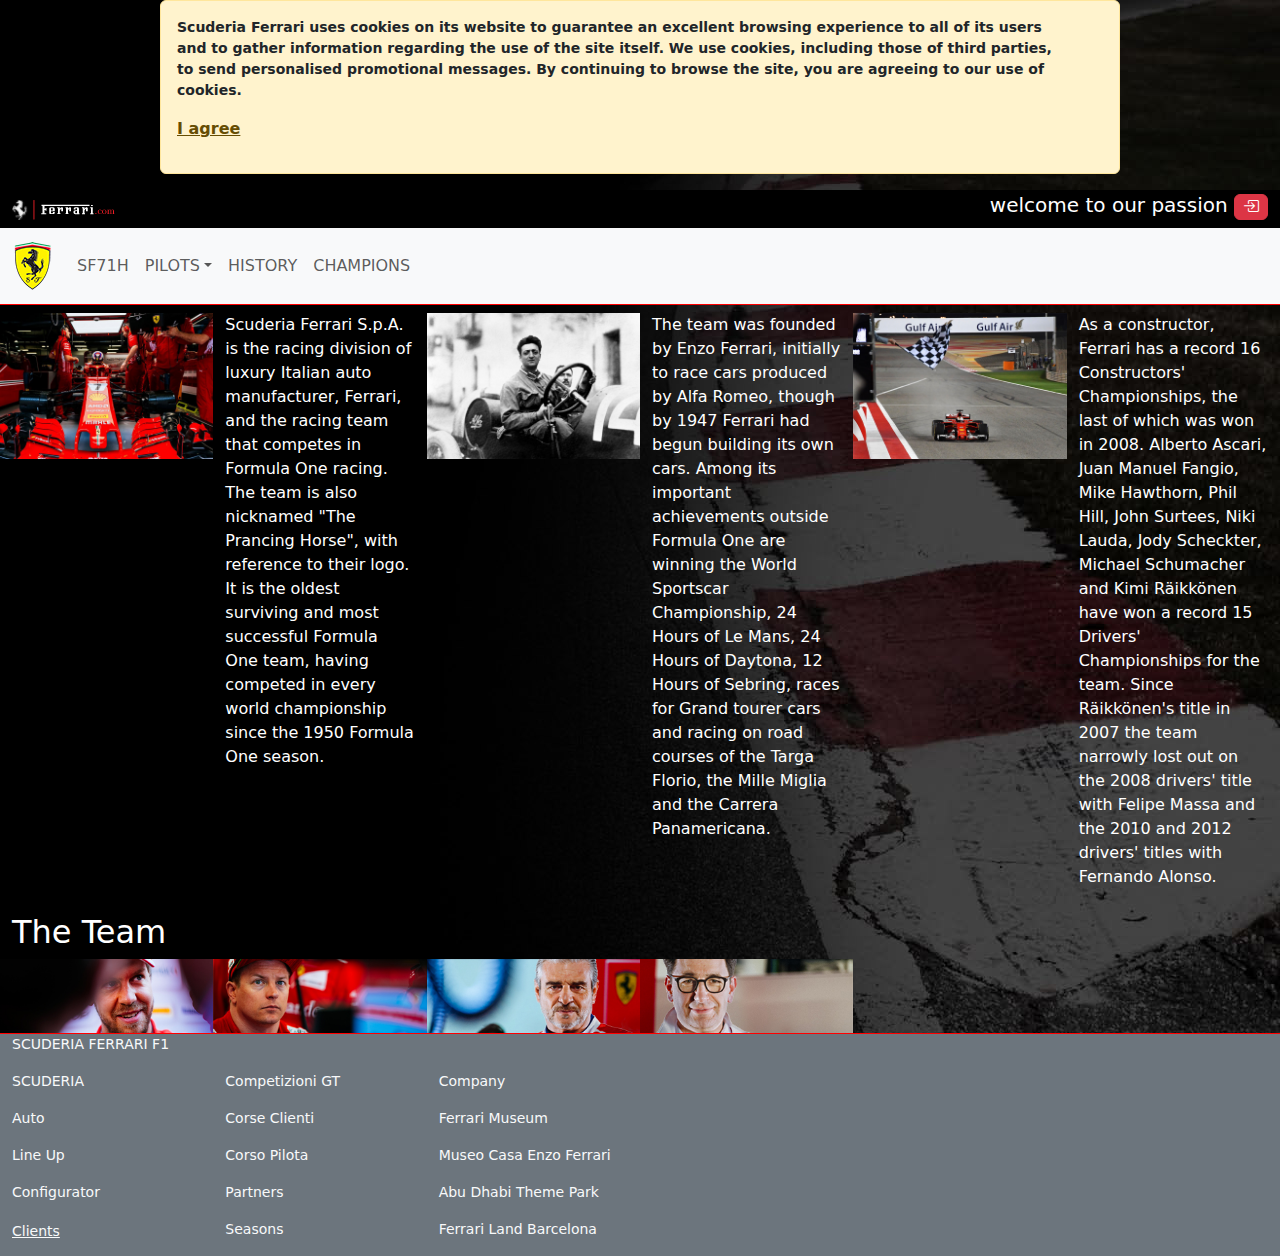
<file: exercicio_ferrari/index.html>
<!DOCTYPE html>
<html lang="en">
<head>
    <meta charset="UTF-8">
    <meta content="xxxxxxx" name="author">
    <meta content="xxxxxxxxxxx" name="keywords">
    <meta content="xxxxxxxxxxxxxx" name="description">

    <meta name="viewport" content="width=device-width, initial-scale=1">

    <!-- BOOTSTRAP CSS -->
    <link href="css/bootstrap.css" rel="stylesheet">

    <!-- INTEGRAÇÃO DOS ÍCONES-->
    <link rel="stylesheet" href="https://cdn.jsdelivr.net/npm/bootstrap-icons@1.10.5/font/bootstrap-icons.css">

    <!-- estilos próprios -->
    <link href="css/os_meus_estilos.css" rel="stylesheet">

    <title>Scuderia Ferrari</title>
</head>
<body>

<div class="alert alert-warning alert-dismissible fade show w-75 mx-auto">
    <p class="text-dark small fw-bolder">Scuderia Ferrari uses cookies on its website to guarantee an excellent browsing experience to all of its users and to gather information regarding the use of the site itself. We use cookies, including those of third parties, to send personalised promotional messages. By continuing to browse the site, you are agreeing to our use of cookies.</p>
    <p><a class="alert-link" href="#" data-bs-dismiss="alert">I agree</a></p>
</div>



<!-- ####################################################################### -->
<header class="container-fluid">
    <section class="row justify-content-between">
        <article class="col-sm-auto">
            <a href="http://www.ferrari.com"><img src="imgs/logo_ferraricom.png"></a>
        </article>
        <article class="col-sm-auto">
            <p class="text-white lead retira_marg_inf">welcome to our passion
                <button type="button" class="btn btn-danger py-0 px-2" data-bs-toggle="modal" data-bs-target="#janela">
                    <i class="bi bi-box-arrow-in-right"></i>
                </button>
            </p>
        </article>
    </section>
</header>

<div class="modal fade" id="janela" data-bs-backdrop="static" data-bs-keyboard="false">
    <div class="modal-dialog modal-dialog-centered">
        <div class="modal-content">
            <div class="modal-header bg-success">
                <h5 class="modal-title text-white">Access Fan Zone</h5>
                <button type="button" class="btn-close" data-bs-dismiss="modal"></button>
            </div>
            <div class="modal-body">
                <form action="fanzone.html" method="post">
                    <input class="form-control bg-white text-dark border border-danger mt-1" name="user"
                           placeholder="Your User Name" type="text">
                    <input class="form-control  bg-white text-dark border border-danger mt-1" name="pswd"
                           placeholder="Your Password" type="password">
                    <button class="btn btn-danger mt-1" type="submit">Go</button>
                </form>
            </div>
            <div class="modal-footer bg-danger text-white">
                <p class="fw-bolder">&copy; 2018 Scuderia Ferrari</p>
            </div>
        </div>
    </div>
</div>



<!-- ####################################################################### -->

<nav class="navbar navbar-expand-sm bg-light sticky-top">
    <div class="container-fluid">

        <a class="navbar-brand" href="index.html"><img src="imgs/logo-2018_small.png"></a>

        <button class="navbar-toggler" data-bs-toggle="collapse" data-bs-target="#navbarNav2">
            <span class="navbar-toggler-icon"></span>
        </button>

        <div class="collapse navbar-collapse" id="navbarNav2">
            <ul class="navbar-nav">
                <li class="nav-item">
                    <a class="nav-link" href="car2018.html">SF71H</a>
                </li>
                <li class="nav-item dropdown">
                    <a class="nav-link dropdown-toggle" href="#" id="navbarDropdownMenuLink" data-bs-toggle="dropdown">PILOTS</a>
                    <ul class="dropdown-menu" aria-labelledby="navbarDropdownMenuLink">
                        <li><a class="dropdown-item" href="vettel.html">Sebastian Vettel</a></li>
                        <li><a class="dropdown-item" href="kimi.html">Kimi Räikkönen</a></li>
                    </ul>
                </li>
                <li class="nav-item">
                    <a class="nav-link" href="history.html">HISTORY</a>
                </li>
                <li class="nav-item">
                    <a class="nav-link" href="champions.html">CHAMPIONS</a>
                </li>
            </ul>
        </div>

    </div>
</nav>

<!-- ################################################################################################# -->

<main class="container-fluid">

    <!-- ################################################################################################# -->

    <section class="row">

        <article class="col-sm-4 col-xl-2 da_margem_superior retira_padding">
            <img class="img-fluid" src="imgs/intheboxes.jpg">
        </article>
        <article class="col-sm-8 col-xl-2 da_margem_superior">
            <p class="text-white fw-light">Scuderia Ferrari S.p.A. is the racing division of luxury Italian auto manufacturer, Ferrari, and the racing team that competes in Formula One racing. The team is also nicknamed "The Prancing Horse", with reference to their logo. It is the oldest surviving and most successful Formula One team, having competed in every world championship since the 1950 Formula One season.</p>
        </article>

        <article class="col-sm-4 col-xl-2 da_margem_superior retira_padding">
            <img class="img-fluid" src="imgs/enzo.jpg">
        </article>
        <article class="col-sm-8 col-xl-2 da_margem_superior">
            <p class="text-white fw-light">The team was founded by Enzo Ferrari, initially to race cars produced by Alfa Romeo, though by 1947 Ferrari had begun building its own cars. Among its important achievements outside Formula One are winning the World Sportscar Championship, 24 Hours of Le Mans, 24 Hours of Daytona, 12 Hours of Sebring, races for Grand tourer cars and racing on road courses of the Targa Florio, the Mille Miglia and the Carrera Panamericana.</p>
        </article>

        <article class="col-sm-4 col-xl-2 da_margem_superior retira_padding">
            <img class="img-fluid" src="imgs/win.jpg">
        </article>
        <article class="col-sm-8 col-xl-2 da_margem_superior">
            <p class="text-white fw-light">As a constructor, Ferrari has a record 16 Constructors' Championships, the last of which was won in 2008. Alberto Ascari, Juan Manuel Fangio, Mike Hawthorn, Phil Hill, John Surtees, Niki Lauda, Jody Scheckter, Michael Schumacher and Kimi Räikkönen have won a record 15 Drivers' Championships for the team. Since Räikkönen's title in 2007 the team narrowly lost out on the 2008 drivers' title with Felipe Massa and the 2010 and 2012 drivers' titles with Fernando Alonso.</p>
        </article>

    </section>

    <!-- ################################################################################################# -->

    <section class="row">
        <article class="col-12">
            <h2 class="text-white fw-light da_margem_superior">The Team</h2>
        </article>
    </section>

    <!-- ################################################################################################# -->

    <section class="row">
        <article class="col-sm-3 col-lg-2 retira_padding">
            <a href="vettel.html"><img  class="img-fluid" src="imgs/vettel2017.jpg"></a>
        </article>
        <article class="col-sm-3 col-lg-2 retira_padding">
            <a href="kimi.html"><img  class="img-fluid" src="imgs/raikkonen2017.jpg"></a>
        </article>
        <article class="col-sm-3 col-lg-2 retira_padding">
            <img  class="img-fluid" src="imgs/arrivabene2017.jpg">
        </article>
        <article class="col-sm-3 col-lg-2 retira_padding">
            <img  class="img-fluid" src="imgs/binotto2017.jpg">
        </article>
    </section>

    <!-- ################################################################################################# -->

    <footer class="row bg-secondary">
        <article class="col-12">
            <p class="text-light small">SCUDERIA FERRARI F1</p>
        </article>
        <article class="col-sm-4 col-lg-2">
            <p class="text-light small">SCUDERIA</p>
            <p class="text-light small">Auto</p>
            <p class="text-light small">Line Up</p>
            <p class="text-light small">Configurator</p>
            <a href="clients.html" class="text-light small">Clients</a>
        </article>
        <article class="col-sm-4 col-lg-2">
            <p class="text-light small">Competizioni GT</p>
            <p class="text-light small">Corse Clienti</p>
            <p class="text-light small">Corso Pilota</p>
            <p class="text-light small">Partners</p>
            <p class="text-light small">Seasons</p>
        </article>
        <article class="col-sm-4 col-lg-2">
            <p class="text-light small">Company</p>
            <p class="text-light small">Ferrari Museum</p>
            <p class="text-light small">Museo Casa Enzo Ferrari</p>
            <p class="text-light small">Abu Dhabi Theme Park</p>
            <p class="text-light small">Ferrari Land Barcelona</p>
        </article>
    </footer>

    <!-- ################################################################################################# -->

</main>

<!--      FICHEIROS JAVASCRIPT-->
<script src="https://cdn.jsdelivr.net/npm/@popperjs/core@2.11.7/dist/umd/popper.min.js"></script>
<script src="js/bootstrap.js"></script>
</body>

</html>
</file>
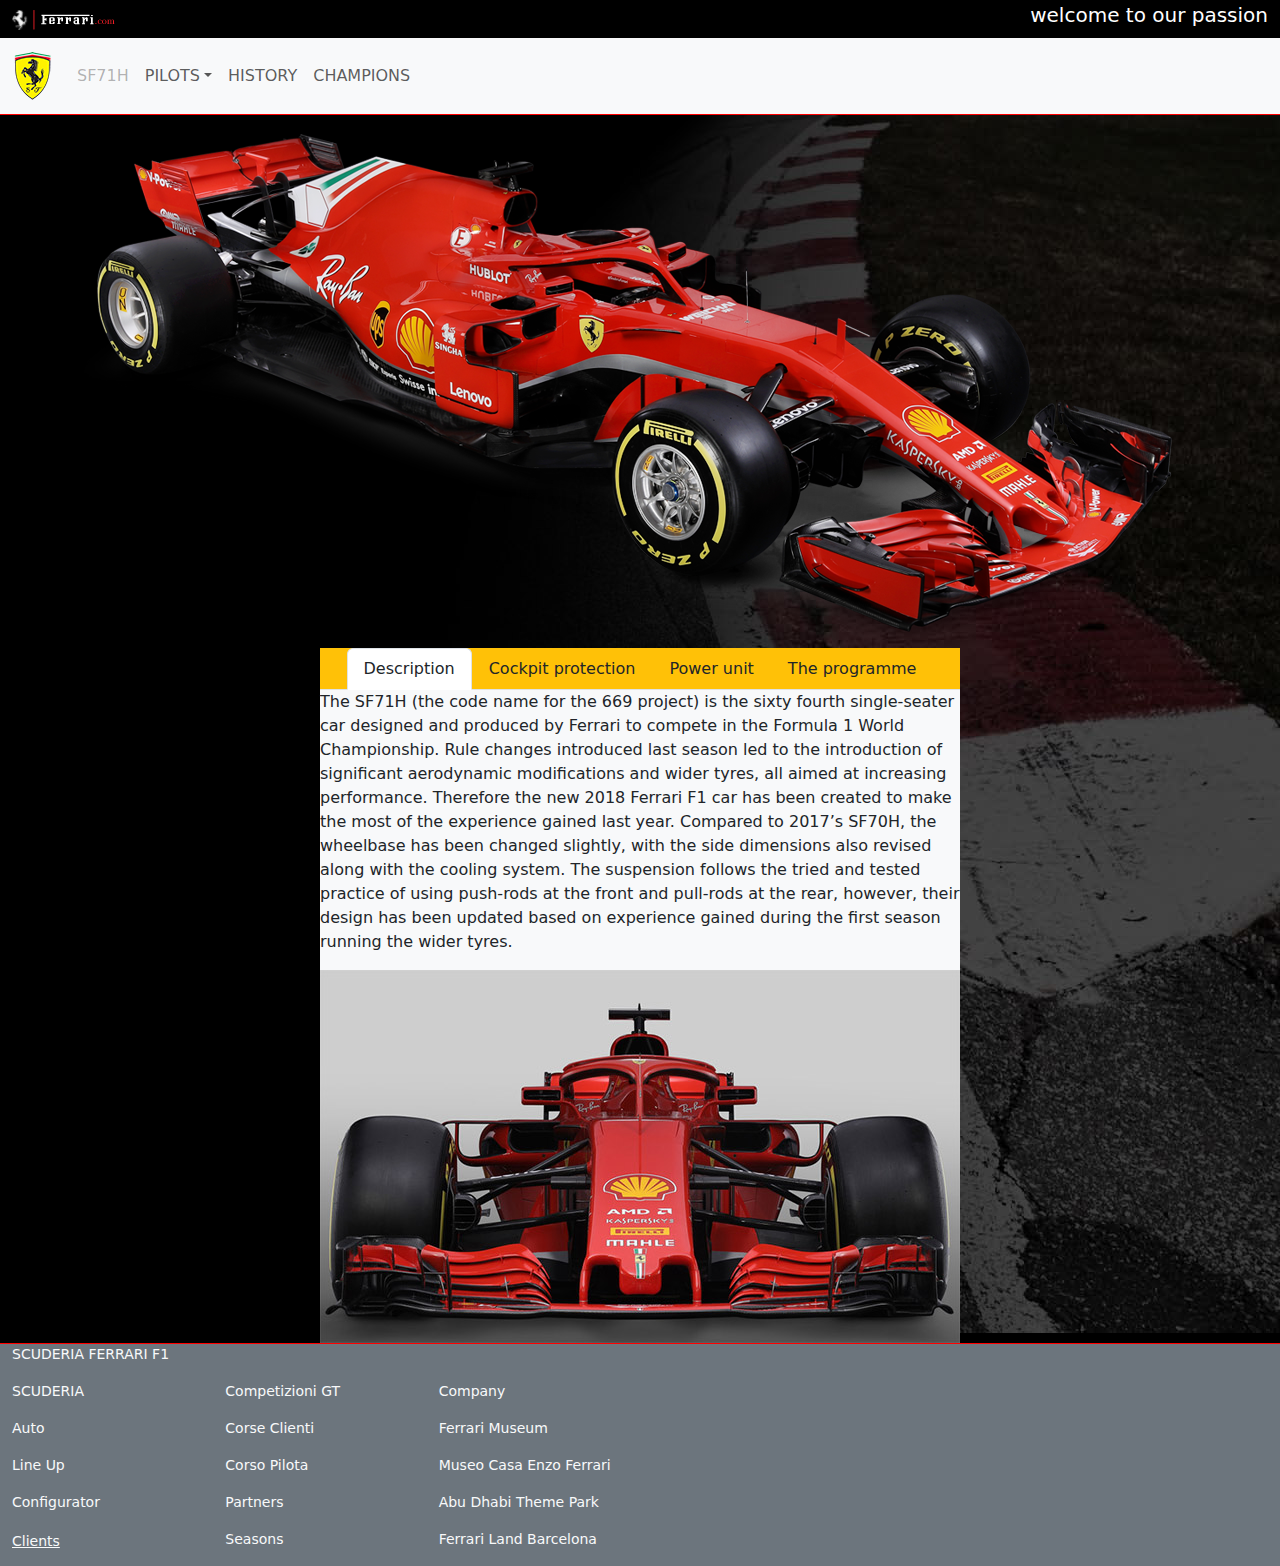
<file: exercicio_ferrari/car2018.html>
<!DOCTYPE html>
<html lang="en">
<head>
    <meta charset="UTF-8">
    <meta content="xxxxxxx" name="author">
    <meta content="xxxxxxxxxxx" name="keywords">
    <meta content="xxxxxxxxxxxxxx" name="description">

    <meta name="viewport" content="width=device-width, initial-scale=1">

    <!-- BOOTSTRAP CSS -->
    <link href="css/bootstrap.css" rel="stylesheet">

    <!-- LIGAÇÃO AOS FICHEIROS DE ESTILOS PRÓPRIOS -->
    <link href="css/os_meus_estilos.css" rel="stylesheet">

    <title>SF71H</title>
</head>
<body>

<!-- ####################################################################### -->
<header class="container-fluid">
    <section class="row justify-content-between">
        <article class="col-sm-auto">
            <a href="http://www.ferrari.com"><img src="imgs/logo_ferraricom.png"></a>
        </article>
        <article class="col-sm-auto">
            <p class="text-white lead retira_marg_inf">welcome to our passion</p>
        </article>
    </section>
</header>
<!-- ####################################################################### -->

<nav class="navbar navbar-expand-sm bg-light sticky-top">
    <div class="container-fluid">

        <a class="navbar-brand" href="index.html"><img src="imgs/logo-2018_small.png"></a>

        <button class="navbar-toggler" data-bs-toggle="collapse" data-bs-target="#navbarNav2">
            <span class="navbar-toggler-icon"></span>
        </button>

        <div class="collapse navbar-collapse" id="navbarNav2">
            <ul class="navbar-nav">
                <li class="nav-item">
                    <a class="nav-link disabled" href="car2018.html">SF71H</a>
                </li>
                <li class="nav-item dropdown">
                    <a class="nav-link dropdown-toggle" href="#" id="navbarDropdownMenuLink" data-bs-toggle="dropdown">PILOTS</a>
                    <ul class="dropdown-menu" aria-labelledby="navbarDropdownMenuLink">
                        <li><a class="dropdown-item" href="vettel.html">Sebastian Vettel</a></li>
                        <li><a class="dropdown-item" href="kimi.html">Kimi Räikkönen</a></li>
                    </ul>
                </li>
                <li class="nav-item">
                    <a class="nav-link" href="history.html">HISTORY</a>
                </li>
                <li class="nav-item">
                    <a class="nav-link" href="champions.html">CHAMPIONS</a>
                </li>
            </ul>
        </div>

    </div>
</nav>

<!-- ################################################################################################# -->



<main class="container-fluid">

    <!-- ####################################################################### -->

    <section class="row">
        <article class="col-12 da_margem_superior">
            <img class="img-fluid" src="imgs/car-2018.png"/>
        </article>
    </section>

    <!-- ####################################################################### -->

    <section class="row justify-content-center alturacaixatexto da_margem_inferior">
        <article class="col-lg-8 col-xl-6 bg-light retira_padding">

            <ul class="nav nav-tabs bg-warning justify-content-center">
                <li class="nav-item">
                    <button class="nav-link text-dark active" data-bs-toggle="tab" data-bs-target="#Description">Description</button>
                </li>
                <li class="nav-item">
                    <button class="nav-link text-dark" data-bs-toggle="tab" data-bs-target="#Cockpit">Cockpit protection</button>
                </li>
                <li class="nav-item">
                    <button class="nav-link text-dark" data-bs-toggle="tab" data-bs-target="#Power">Power unit</button>
                </li>
                <li class="nav-item">
                    <button class="nav-link text-dark" data-bs-toggle="tab" data-bs-target="#Programme">The programme</button>
                </li>

            </ul>
            <div class="tab-content">
                <div class="tab-pane fade show active" id="Description"><p class="text-dark fs-6 fw-light">The SF71H (the code name for the 669 project) is the sixty fourth single-seater car designed and produced by Ferrari to compete in the Formula 1 World Championship. Rule changes introduced last season led to the introduction of significant aerodynamic modifications and wider tyres, all aimed at increasing performance. Therefore the new 2018 Ferrari F1 car has been created to make the most of the experience gained last year. Compared to 2017’s SF70H, the wheelbase has been changed slightly, with the side dimensions also revised along with the cooling system. The suspension follows the tried and tested practice of using push-rods at the front and pull-rods at the rear, however, their design has been updated based on experience gained during the first season running the wider tyres.</p>
                    <img class="img-fluid" src="imgs/car_tab1.jpg"></div>
                <div class="tab-pane fade" id="Cockpit"><p class="text-dark fs-6 fw-light">The most obvious element to catch the eye is the Halo, designed to protect the cockpit area. After two years of on-track testing, it has now entered the rule book. It weighs around 7 Kg, plus fittings and this has only been partly compensated for with an increase of 5 Kg – from 728 to 733 – to the minimum car weight set in the 2018 regulations.</p>
                    <img class="img-fluid" src="imgs/car_tab2.jpg"></div>
                <div class="tab-pane fade" id="Power"><p class="text-dark fs-6 fw-light">The number of V6 engines that can be used over the course of the season, without incurring a penalty, continues to decrease, this year from 4 to 3. The same number applies to the turbo-compressor and MGU-H - the energy recovery system attached to the turbo - while only 2 MGU-K -the device that generates kinetic energy linked to the transmission - are allowed over the year, a figure which also applies to the electronic control unit and the batteries. Therefore those in the engine department have also based their work on these new parameters.</p>
                    <img class="img-fluid" src="imgs/car_tab3.jpg"></div>
                <div class="tab-pane fade" id="Programme"><p class="text-dark fs-6 fw-light">After it’s launch on Thursday 22nd February, the SF71H will be transported to Barcelona’s Catalunya Circuit, for a filming day on Sunday 25th, followed by the start of testing proper on Monday 26th. The first session runs to the end of Thursday 1st March, while the second test takes place at the same circuit from 6th to 9th March. Both Scuderia Ferrari race drivers, Kimi Raikkonen and Sebastian Vettel will be driving.</p>
                    <img class="img-fluid" src="imgs/car_tab4.jpg"></div>
            </div>

        </article>
    </section>

    <!-- ################################################################################################# -->

    <footer class="row bg-secondary">
        <article class="col-12">
            <p class="text-light small">SCUDERIA FERRARI F1</p>
        </article>
        <article class="col-sm-4 col-lg-2">
            <p class="text-light small">SCUDERIA</p>
            <p class="text-light small">Auto</p>
            <p class="text-light small">Line Up</p>
            <p class="text-light small">Configurator</p>
            <a href="clients.html" class="text-light small">Clients</a>
        </article>
        <article class="col-sm-4 col-lg-2">
            <p class="text-light small">Competizioni GT</p>
            <p class="text-light small">Corse Clienti</p>
            <p class="text-light small">Corso Pilota</p>
            <p class="text-light small">Partners</p>
            <p class="text-light small">Seasons</p>
        </article>
        <article class="col-sm-4 col-lg-2">
            <p class="text-light small">Company</p>
            <p class="text-light small">Ferrari Museum</p>
            <p class="text-light small">Museo Casa Enzo Ferrari</p>
            <p class="text-light small">Abu Dhabi Theme Park</p>
            <p class="text-light small">Ferrari Land Barcelona</p>
        </article>
    </footer>

    <!-- ####################################################################### -->

</main>

<!--      FICHEIROS JAVASCRIPT-->
<script src="https://cdn.jsdelivr.net/npm/@popperjs/core@2.11.7/dist/umd/popper.min.js"></script>
<script src="js/bootstrap.js"></script>
</body>

</html>
</file>
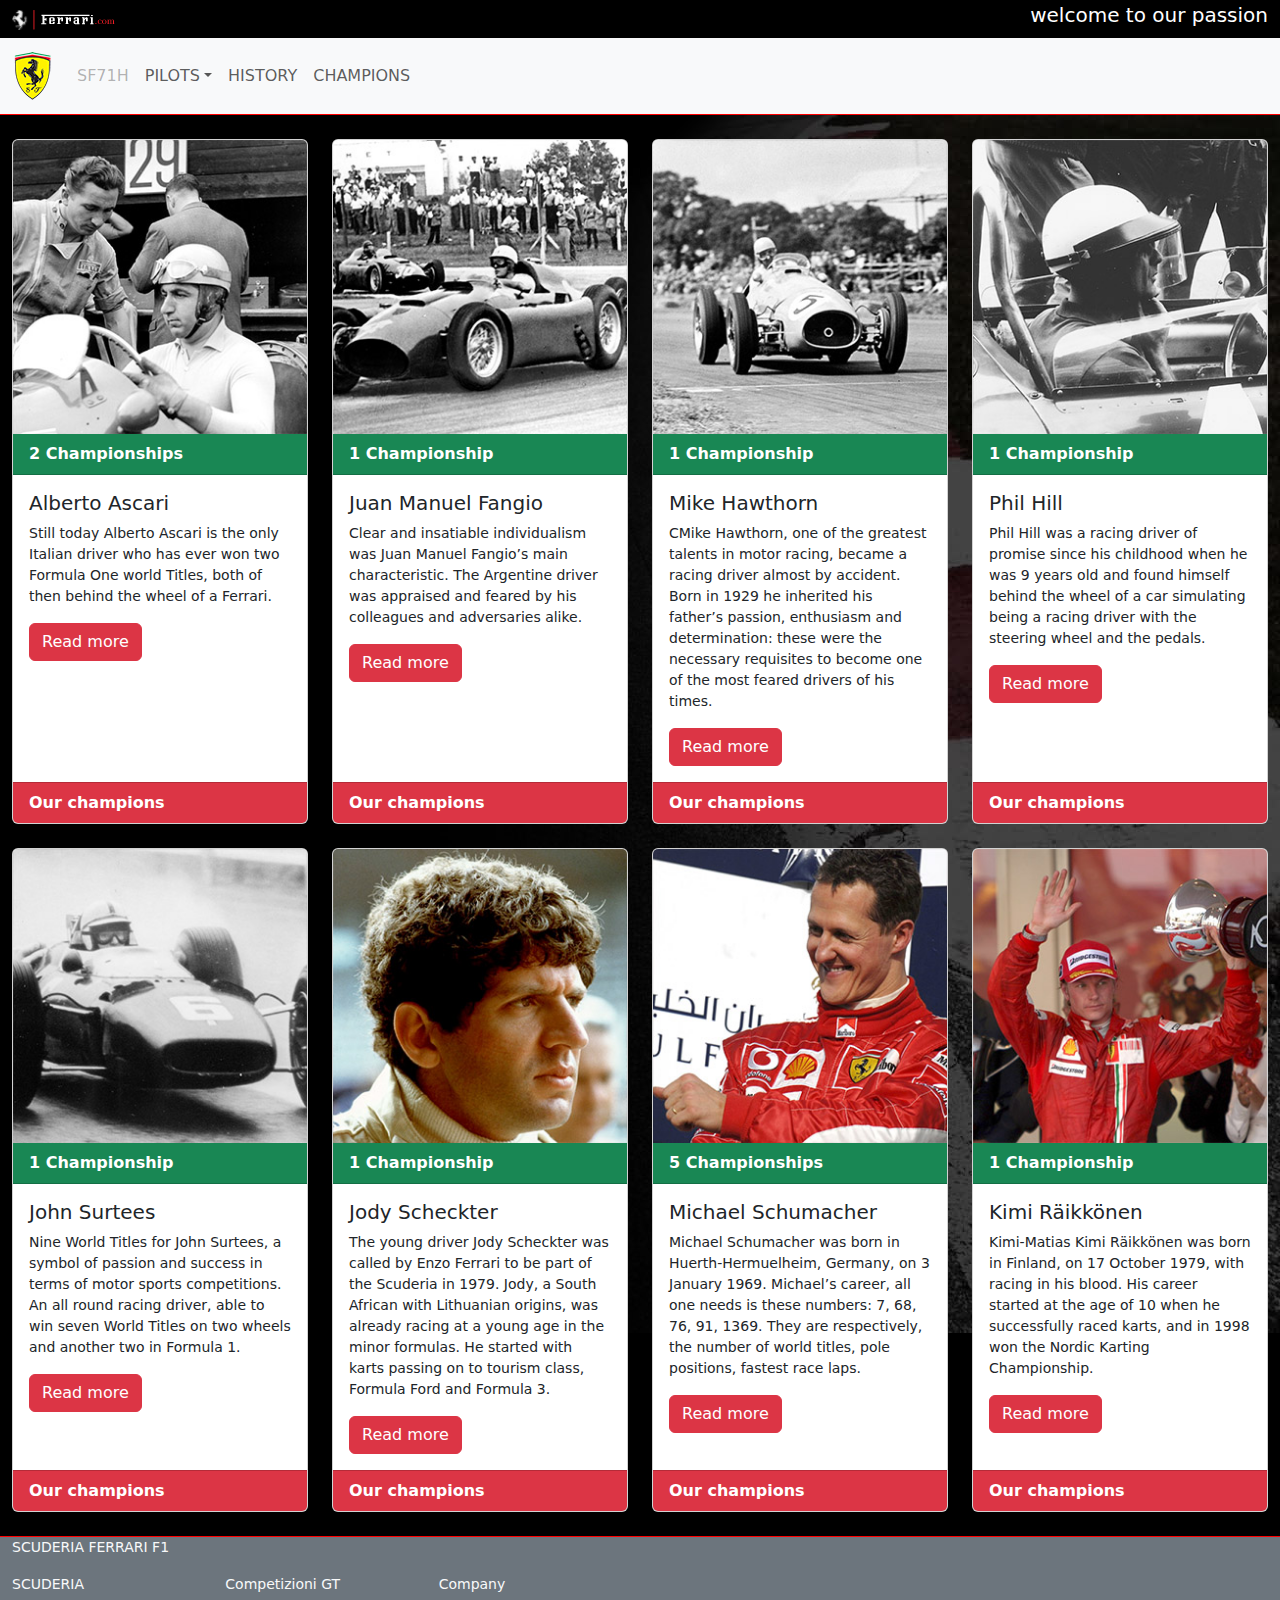
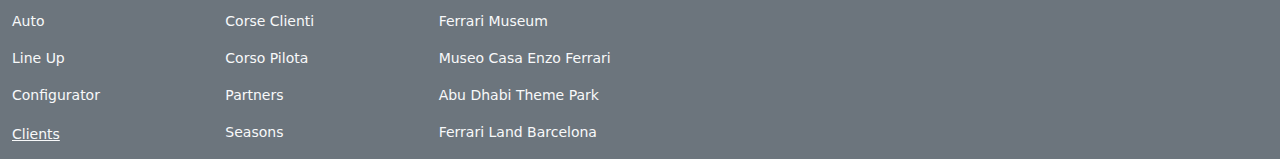
<file: exercicio_ferrari/champions.html>
<!DOCTYPE html>
<html lang="en">
<head>
      <meta charset="UTF-8">
      <meta content="xxxxxxx" name="author">
      <meta content="xxxxxxxxxxx" name="keywords">
      <meta content="xxxxxxxxxxxxxx" name="description">

      <meta name="viewport" content="width=device-width, initial-scale=1">

      <!-- BOOTSTRAP CSS -->
      <link href="css/bootstrap.css" rel="stylesheet">

      <!-- INTEGRAÇÃO DOS ÍCONES-->
      <link rel="stylesheet" href="https://cdn.jsdelivr.net/npm/bootstrap-icons@1.10.5/font/bootstrap-icons.css">

      <!-- estilos próprios -->
      <link href="css/os_meus_estilos.css" rel="stylesheet">

      <title>Champions</title>
</head>
<body>

<!-- ####################################################################### -->
<header class="container-fluid">
      <section class="row justify-content-between">
            <article class="col-sm-auto">
                  <a href="http://www.ferrari.com"><img src="imgs/logo_ferraricom.png"></a>
            </article>
            <article class="col-sm-auto">
                  <p class="text-white lead retira_marg_inf">welcome to our passion</p>
            </article>
      </section>
</header>
<!-- ####################################################################### -->

<nav class="navbar navbar-expand-sm bg-light sticky-top">
      <div class="container-fluid">

            <a class="navbar-brand" href="index.html"><img src="imgs/logo-2018_small.png"></a>

            <button class="navbar-toggler" data-bs-toggle="collapse" data-bs-target="#navbarNav2">
                  <span class="navbar-toggler-icon"></span>
            </button>

            <div class="collapse navbar-collapse" id="navbarNav2">
                  <ul class="navbar-nav">
                        <li class="nav-item">
                              <a class="nav-link disabled" href="car2018.html">SF71H</a>
                        </li>
                        <li class="nav-item dropdown">
                              <a class="nav-link dropdown-toggle" href="#" id="navbarDropdownMenuLink"
                                 data-bs-toggle="dropdown">PILOTS</a>
                              <ul class="dropdown-menu" aria-labelledby="navbarDropdownMenuLink">
                                    <li><a class="dropdown-item" href="vettel.html">Sebastian Vettel</a></li>
                                    <li><a class="dropdown-item" href="kimi.html">Kimi Räikkönen</a></li>
                              </ul>
                        </li>
                        <li class="nav-item">
                              <a class="nav-link" href="history.html">HISTORY</a>
                        </li>
                        <li class="nav-item">
                              <a class="nav-link" href="champions.html">CHAMPIONS</a>
                        </li>
                  </ul>
            </div>

      </div>
</nav>

<!-- ################################################################################################# -->


<main class="container-fluid">

      <!-- ################################################################################################# -->
      <section class="row">
            <article class="col-sm-6 col-lg-3 mt-4">
                  <div class="card h-100">
                        <img src="imgs/1champions.jpg" class="card-img-top">
                        <div class="card-header fw-bolder bg-success text-white">2 Championships</div>
                        <div class="card-body">
                              <h5 class="card-title">Alberto Ascari</h5>
                              <p class="card-text small">Still today Alberto Ascari is the only Italian driver who has
                                    ever
                                    won two
                                    Formula One world Titles, both of then behind the wheel of a Ferrari.</p>
                              <a href="#" class="btn btn-danger">Read more</a>
                        </div>
                        <div class="card-footer fw-bolder bg-danger text-white">Our champions</div>
                  </div>
            </article>
            <article class="col-sm-6 col-lg-3 mt-4">
                  <div class="card h-100">
                        <img src="imgs/2champions.jpg" class="card-img-top">
                        <div class="card-header fw-bolder bg-success text-white">1 Championship</div>
                        <div class="card-body">
                              <h5 class="card-title">Juan Manuel Fangio</h5>
                              <p class="card-text small">Clear and insatiable individualism was Juan Manuel Fangio’s
                                    main
                                    characteristic. The Argentine driver was appraised and feared by his colleagues and
                                    adversaries alike.</p>
                              <a href="#" class="btn btn-danger">Read more</a>
                        </div>
                        <div class="card-footer fw-bolder bg-danger text-white">Our champions</div>
                  </div>
            </article>
            <article class="col-sm-6 col-lg-3 mt-4">
                  <div class="card h-100">
                        <img src="imgs/3champions.jpg" class="card-img-top">
                        <div class="card-header fw-bolder bg-success text-white">1 Championship</div>
                        <div class="card-body">
                              <h5 class="card-title">Mike Hawthorn</h5>
                              <p class="card-text small">CMike Hawthorn, one of the greatest talents in motor racing,
                                    became a racing
                                    driver almost by accident. Born in 1929 he inherited his father’s passion,
                                    enthusiasm and
                                    determination: these were the necessary requisites to become one of the most feared
                                    drivers of his times.</p>
                              <a href="#" class="btn btn-danger">Read more</a>
                        </div>
                        <div class="card-footer fw-bolder bg-danger text-white">Our champions</div>
                  </div>
            </article>
            <article class="col-sm-6 col-lg-3 mt-4">
                  <div class="card h-100">
                        <img src="imgs/4champions.jpg" class="card-img-top">
                        <div class="card-header fw-bolder bg-success text-white">1 Championship</div>
                        <div class="card-body">
                              <h5 class="card-title">Phil Hill</h5>
                              <p class="card-text small">Phil Hill was a racing driver of promise since his childhood
                                    when he was 9
                                    years old and found himself behind the wheel of a car simulating being a racing
                                    driver
                                    with the steering wheel and the pedals.</p>
                              <a href="#" class="btn btn-danger">Read more</a>
                        </div>
                        <div class="card-footer fw-bolder bg-danger text-white">Our champions</div>
                  </div>
            </article>
            <article class="col-sm-6 col-lg-3 mt-4">
                  <div class="card h-100">
                        <img src="imgs/5champions.jpg" class="card-img-top">
                        <div class="card-header fw-bolder bg-success text-white">1 Championship</div>
                        <div class="card-body">
                              <h5 class="card-title">John Surtees</h5>
                              <p class="card-text small">Nine World Titles for John Surtees, a symbol of passion and
                                    success in
                                    terms of motor sports competitions. An all round racing driver, able to win seven
                                    World
                                    Titles on two wheels and another two in Formula 1.</p>
                              <a href="#" class="btn btn-danger">Read more</a>
                        </div>
                        <div class="card-footer fw-bolder bg-danger text-white">Our champions</div>
                  </div>
            </article>
            <article class="col-sm-6 col-lg-3 mt-4">
                  <div class="card h-100">
                        <img src="imgs/6champions.jpg" class="card-img-top">
                        <div class="card-header fw-bolder bg-success text-white">1 Championship</div>
                        <div class="card-body">
                              <h5 class="card-title">Jody Scheckter</h5>
                              <p class="card-text small">The young driver Jody Scheckter was called by Enzo Ferrari to be part of
                                    the Scuderia in 1979. Jody, a South African with Lithuanian origins, was already racing at
                                    a young age in the minor formulas. He started with karts passing on to tourism class,
                                    Formula Ford and Formula 3.</p>
                              <a href="#" class="btn btn-danger">Read more</a>
                        </div>
                        <div class="card-footer fw-bolder bg-danger text-white">Our champions</div>
                  </div>
            </article>
            <article class="col-sm-6 col-lg-3 mt-4">
                  <div class="card h-100">
                        <img src="imgs/7champions.jpg" class="card-img-top">
                        <div class="card-header fw-bolder bg-success text-white">5 Championships</div>
                        <div class="card-body">
                              <h5 class="card-title">Michael Schumacher</h5>
                              <p class="card-text small">Michael Schumacher was born in Huerth-Hermuelheim, Germany, on 3 January
                                    1969. Michael’s career, all one needs is these numbers: 7, 68, 76, 91, 1369. They are
                                    respectively, the number of world titles, pole positions, fastest race laps.</p>
                              <a href="#" class="btn btn-danger">Read more</a>
                        </div>
                        <div class="card-footer fw-bolder bg-danger text-white">Our champions</div>
                  </div>
            </article>
            <article class="col-sm-6 col-lg-3 mt-4">
                  <div class="card h-100">
                        <img src="imgs/8champions.jpg" class="card-img-top">
                        <div class="card-header fw-bolder bg-success text-white">1 Championship</div>
                        <div class="card-body">
                              <h5 class="card-title">Kimi Räikkönen</h5>
                              <p class="card-text small">Kimi-Matias Kimi Räikkönen was born in Finland, on 17 October 1979, with
                                    racing in his blood. His career started at the age of 10 when he successfully raced karts,
                                    and in 1998 won the Nordic Karting Championship.</p>
                              <a href="kimi.html" class="btn btn-danger">Read more</a>
                        </div>
                        <div class="card-footer fw-bolder bg-danger text-white">Our champions</div>
                  </div>
            </article>
      </section>

      <!-- ################################################################################################# -->

      <footer class="row bg-secondary mt-4">
            <article class="col-12">
                  <p class="text-light small">SCUDERIA FERRARI F1</p>
            </article>
            <article class="col-sm-4 col-lg-2">
                  <p class="text-light small">SCUDERIA</p>
                  <p class="text-light small">Auto</p>
                  <p class="text-light small">Line Up</p>
                  <p class="text-light small">Configurator</p>
                  <a href="clients.html" class="text-light small">Clients</a>
            </article>
            <article class="col-sm-4 col-lg-2">
                  <p class="text-light small">Competizioni GT</p>
                  <p class="text-light small">Corse Clienti</p>
                  <p class="text-light small">Corso Pilota</p>
                  <p class="text-light small">Partners</p>
                  <p class="text-light small">Seasons</p>
            </article>
            <article class="col-sm-4 col-lg-2">
                  <p class="text-light small">Company</p>
                  <p class="text-light small">Ferrari Museum</p>
                  <p class="text-light small">Museo Casa Enzo Ferrari</p>
                  <p class="text-light small">Abu Dhabi Theme Park</p>
                  <p class="text-light small">Ferrari Land Barcelona</p>
            </article>
      </footer>

      <!-- ####################################################################### -->

</main>

<!--      FICHEIROS JAVASCRIPT-->
<script src="https://cdn.jsdelivr.net/npm/@popperjs/core@2.11.7/dist/umd/popper.min.js"></script>
<script src="js/bootstrap.js"></script>
</body>

</html>
</file>
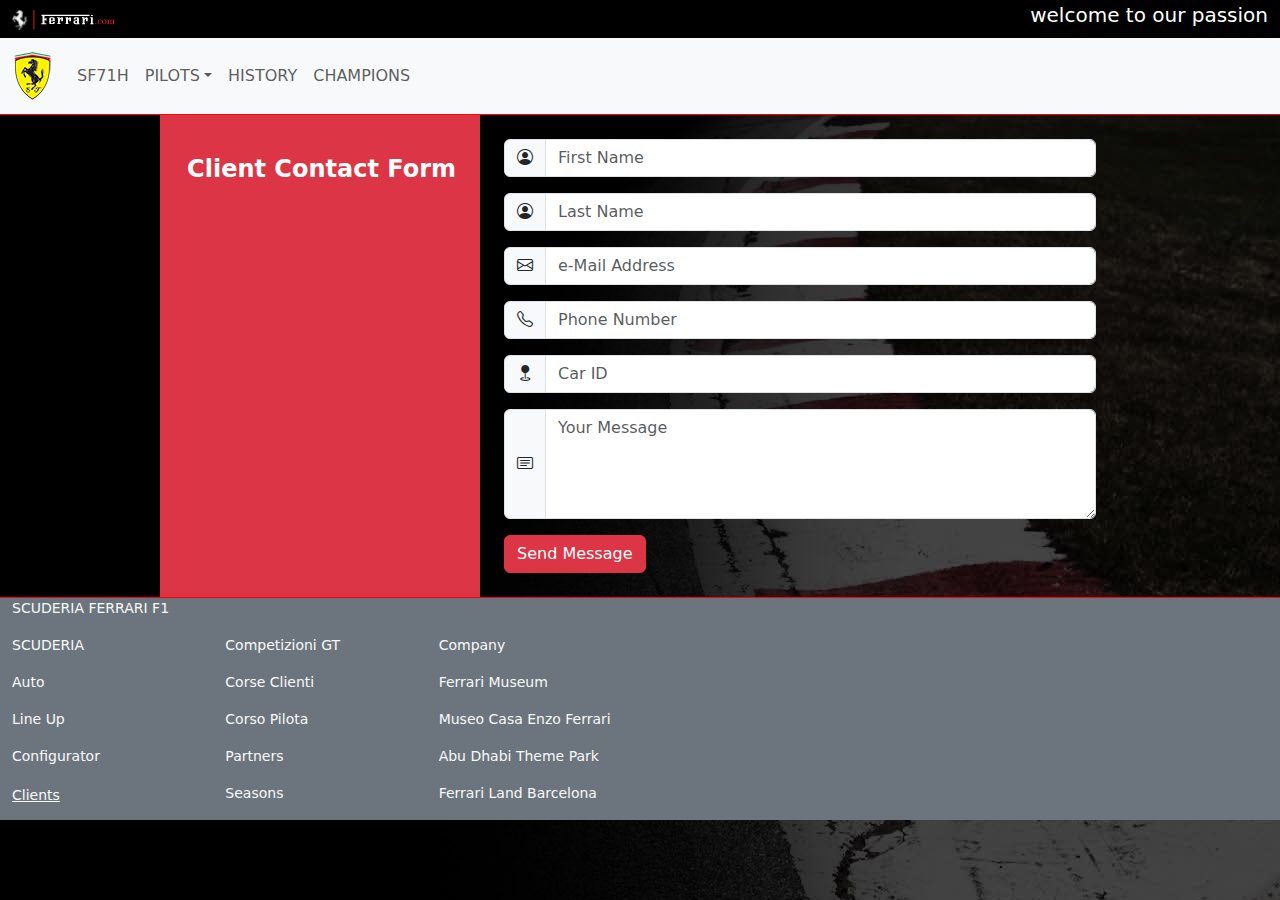
<file: exercicio_ferrari/clients.html>
<!DOCTYPE html>
<html lang="en">
<head>
      <meta charset="UTF-8">
      <meta content="xxxxxxx" name="author">
      <meta content="xxxxxxxxxxx" name="keywords">
      <meta content="xxxxxxxxxxxxxx" name="description">

      <meta name="viewport" content="width=device-width, initial-scale=1">

      <!-- BOOTSTRAP CSS -->
      <link href="css/bootstrap.css" rel="stylesheet">

      <!-- INTEGRAÇÃO DOS ÍCONES-->
      <link rel="stylesheet" href="https://cdn.jsdelivr.net/npm/bootstrap-icons@1.10.5/font/bootstrap-icons.css">

      <!-- estilos próprios -->
      <link href="css/os_meus_estilos.css" rel="stylesheet">

      <title>Clients</title>
</head>
<body>

<!-- ####################################################################### -->
<header class="container-fluid">
      <section class="row justify-content-between">
            <article class="col-sm-auto">
                  <a href="http://www.ferrari.com"><img src="imgs/logo_ferraricom.png"></a>
            </article>
            <article class="col-sm-auto">
                  <p class="text-white lead retira_marg_inf">welcome to our passion</p>
            </article>
      </section>
</header>
<!-- ####################################################################### -->

<nav class="navbar navbar-expand-sm bg-light sticky-top">
      <div class="container-fluid">

            <a class="navbar-brand" href="index.html"><img src="imgs/logo-2018_small.png"></a>

            <button class="navbar-toggler" data-bs-toggle="collapse" data-bs-target="#navbarNav2">
                  <span class="navbar-toggler-icon"></span>
            </button>

            <div class="collapse navbar-collapse" id="navbarNav2">
                  <ul class="navbar-nav">
                        <li class="nav-item">
                              <a class="nav-link" href="car2018.html">SF71H</a>
                        </li>
                        <li class="nav-item dropdown">
                              <a class="nav-link dropdown-toggle" href="#" id="navbarDropdownMenuLink"
                                 data-bs-toggle="dropdown">PILOTS</a>
                              <ul class="dropdown-menu" aria-labelledby="navbarDropdownMenuLink">
                                    <li><a class="dropdown-item" href="vettel.html">Sebastian Vettel</a></li>
                                    <li><a class="dropdown-item" href="kimi.html">Kimi Räikkönen</a></li>
                              </ul>
                        </li>
                        <li class="nav-item">
                              <a class="nav-link" href="history.html">HISTORY</a>
                        </li>
                        <li class="nav-item">
                              <a class="nav-link" href="champions.html">CHAMPIONS</a>
                        </li>
                  </ul>
            </div>

      </div>
</nav>

<!-- ################################################################################################# -->

<main class="container-fluid">

      <section class="row justify-content-center">

            <article class="col-sm-3 p-4 bg-danger">
                  <h4 class="text-white fw-bolder mt-3 text-start text-sm-end">Client Contact Form</h4>
            </article>

            <article class="col-sm-6 p-4">
                  <form action="http://tictake.web.ua.pt/formresult.php" method="post">
                        <div class="input-group mb-3">
                              <span class="input-group-text">
                                    <i class="bi bi-person-circle fw-bolder"></i>
                              </span>
                              <input type="text" class="form-control" placeholder="First Name" name="firstname">
                        </div>
                        <div class="input-group mb-3">
                              <span class="input-group-text">
                                    <i class="bi bi-person-circle fw-bolder"></i>
                              </span>
                              <input type="text" class="form-control" placeholder="Last Name" name="lastname">
                        </div>
                        <div class="input-group mb-3">
                              <span class="input-group-text">
                                    <i class="bi bi-envelope fw-bolder"></i>
                              </span>
                              <input type="email" class="form-control" placeholder="e-Mail Address" name="email">
                        </div>
                        <div class="input-group mb-3">
                              <span class="input-group-text">
                                    <i class="bi bi-telephone fw-bolder"></i>
                              </span>
                              <input type="number" class="form-control" placeholder="Phone Number" name="phone">
                        </div>
                        <div class="input-group mb-3">
                              <span class="input-group-text">
                                    <i class="bi bi-geo-fill fw-bolder"></i>
                              </span>
                              <input type="number" class="form-control" placeholder="Car ID" name="carid">
                        </div>
                        <div class="input-group mb-3">
                              <span class="input-group-text">
                                    <i class="bi bi-card-text fw-bolder"></i>
                              </span>
                              <textarea rows="4" class="form-control text-dark" placeholder="Your Message"
                                        name="message"></textarea>
                        </div>
                        <button type="submit" class="btn btn-danger">Send Message</button>
                  </form>
            </article>
      </section>


      <!-- ################################################################################################# -->

      <footer class="row bg-secondary">
            <article class="col-12">
                  <p class="text-light small">SCUDERIA FERRARI F1</p>
            </article>
            <article class="col-sm-4 col-lg-2">
                  <p class="text-light small">SCUDERIA</p>
                  <p class="text-light small">Auto</p>
                  <p class="text-light small">Line Up</p>
                  <p class="text-light small">Configurator</p>
                  <a href="clients.html" class="text-light small">Clients</a>
            </article>
            <article class="col-sm-4 col-lg-2">
                  <p class="text-light small">Competizioni GT</p>
                  <p class="text-light small">Corse Clienti</p>
                  <p class="text-light small">Corso Pilota</p>
                  <p class="text-light small">Partners</p>
                  <p class="text-light small">Seasons</p>
            </article>
            <article class="col-sm-4 col-lg-2">
                  <p class="text-light small">Company</p>
                  <p class="text-light small">Ferrari Museum</p>
                  <p class="text-light small">Museo Casa Enzo Ferrari</p>
                  <p class="text-light small">Abu Dhabi Theme Park</p>
                  <p class="text-light small">Ferrari Land Barcelona</p>
            </article>
      </footer>

      <!-- ################################################################################################# -->

</main>

<!--      FICHEIROS JAVASCRIPT-->
<script src="https://cdn.jsdelivr.net/npm/@popperjs/core@2.11.7/dist/umd/popper.min.js"></script>
<script src="js/bootstrap.js"></script>
</body>

</html>
</file>
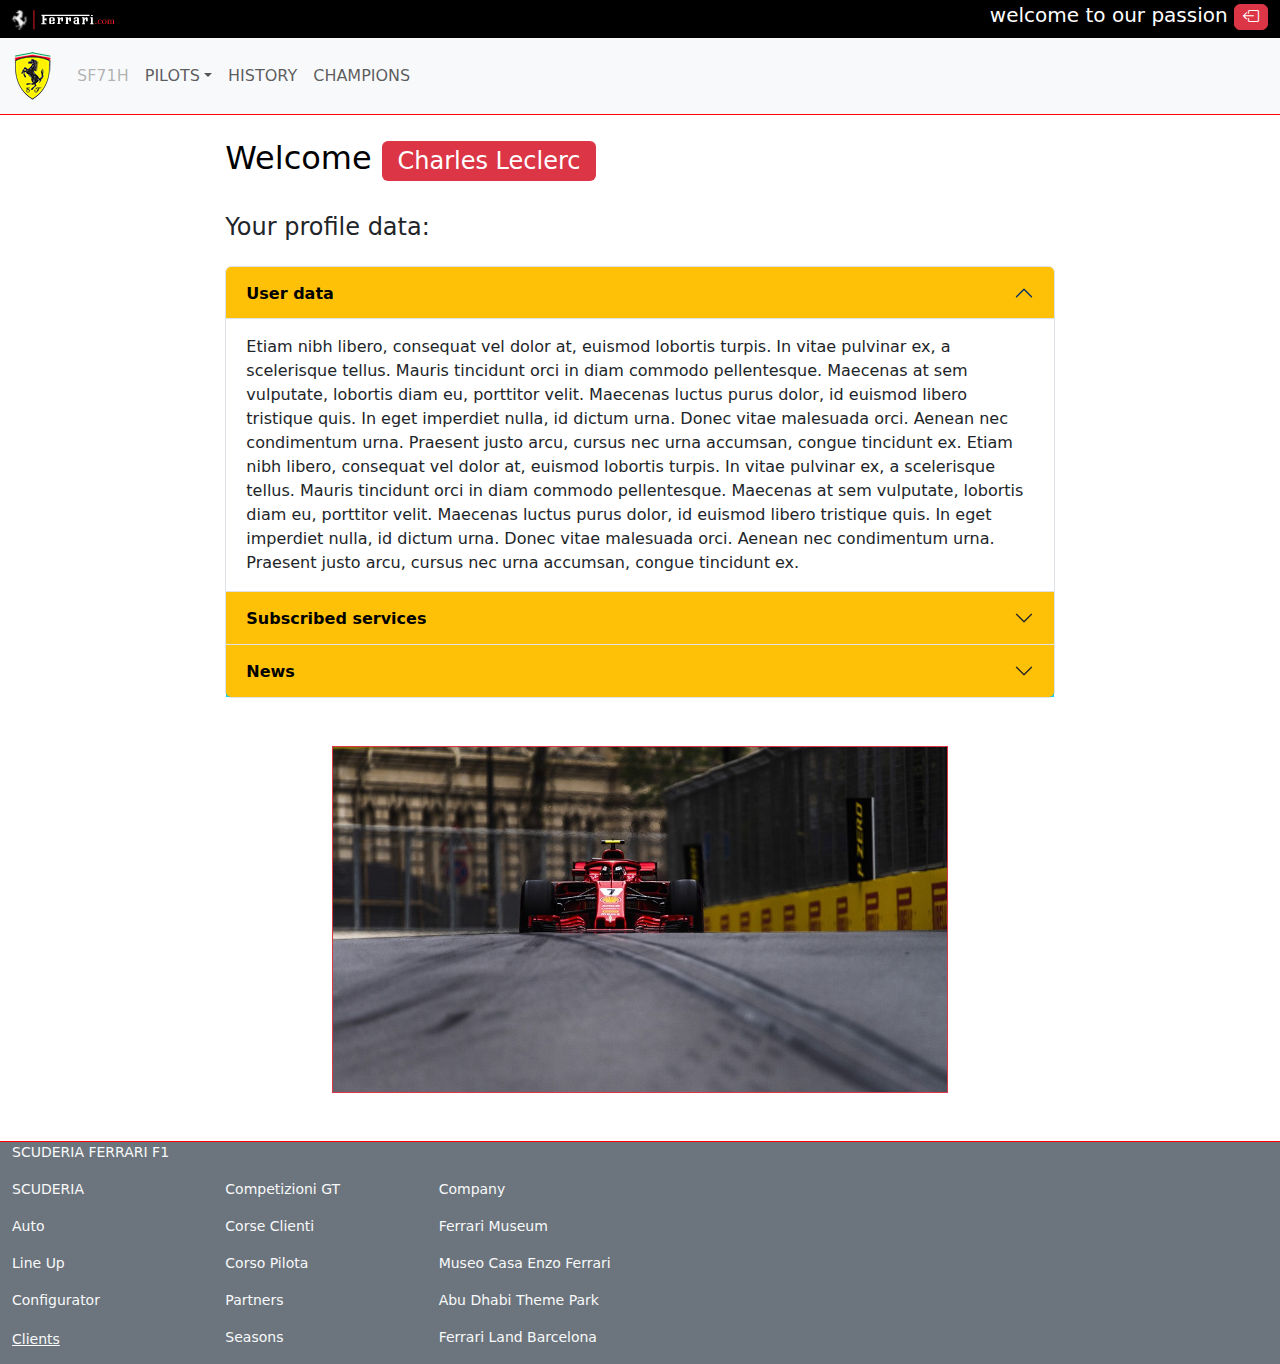
<file: exercicio_ferrari/fanzone.html>
<!DOCTYPE html>
<html lang="en">
<head>
      <meta charset="UTF-8">
      <meta content="xxxxxxx" name="author">
      <meta content="xxxxxxxxxxx" name="keywords">
      <meta content="xxxxxxxxxxxxxx" name="description">

      <meta name="viewport" content="width=device-width, initial-scale=1">

      <!-- BOOTSTRAP CSS -->
      <link href="css/bootstrap.css" rel="stylesheet">

      <!-- INTEGRAÇÃO DOS ÍCONES-->
      <link rel="stylesheet" href="https://cdn.jsdelivr.net/npm/bootstrap-icons@1.10.5/font/bootstrap-icons.css">

      <!-- estilos próprios -->
      <link href="css/os_meus_estilos.css" rel="stylesheet">

      <title>Fan Zone</title>
</head>
<body>

<!-- ####################################################################### -->
<header class="container-fluid">
      <section class="row justify-content-between">
            <article class="col-sm-auto">
                  <a href="http://www.ferrari.com"><img src="imgs/logo_ferraricom.png"></a>
            </article>
            <article class="col-sm-auto">
                  <p class="text-white lead retira_marg_inf">welcome to our passion
                        <button type="button" class="btn btn-danger py-0 px-2">
                              <i class="bi bi-box-arrow-left"></i>
                        </button>
                  </p>
            </article>
      </section>
</header>
<!-- ####################################################################### -->

<nav class="navbar navbar-expand-sm bg-light sticky-top">
      <div class="container-fluid">

            <a class="navbar-brand" href="index.html"><img src="imgs/logo-2018_small.png"></a>

            <button class="navbar-toggler" data-bs-toggle="collapse" data-bs-target="#navbarNav2">
                  <span class="navbar-toggler-icon"></span>
            </button>

            <div class="collapse navbar-collapse" id="navbarNav2">
                  <ul class="navbar-nav">
                        <li class="nav-item">
                              <a class="nav-link disabled" href="car2018.html">SF71H</a>
                        </li>
                        <li class="nav-item dropdown">
                              <a class="nav-link dropdown-toggle" href="#" id="navbarDropdownMenuLink"
                                 data-bs-toggle="dropdown">PILOTS</a>
                              <ul class="dropdown-menu" aria-labelledby="navbarDropdownMenuLink">
                                    <li><a class="dropdown-item" href="vettel.html">Sebastian Vettel</a></li>
                                    <li><a class="dropdown-item" href="kimi.html">Kimi Räikkönen</a></li>
                              </ul>
                        </li>
                        <li class="nav-item">
                              <a class="nav-link" href="history.html">HISTORY</a>
                        </li>
                        <li class="nav-item">
                              <a class="nav-link" href="champions.html">CHAMPIONS</a>
                        </li>
                  </ul>
            </div>

      </div>
</nav>

<!-- ################################################################################################# -->


<main class="container-fluid">

      <!-- ################################################################################################# -->

      <section class="row bg-white justify-content-center">

            <article class="col-sm-8 mt-1 pt-3">
                  <h2 class="text-black fw-light mt-1">Welcome
                        <span class="fw-bolder badge bg-danger">Charles Leclerc</span>
                  </h2>
            </article>

            <article class="col-sm-8 mb-5">

                  <h4 class="my-4">Your profile data:</h4>

                  <div class="accordion" id="accordionExample">
                        <div class="accordion-item">
                              <h2 class="accordion-header">
                                    <button class="accordion-button bg-warning text-black fw-bolder" type="button"
                                            data-bs-toggle="collapse"
                                            data-bs-target="#collapseOne">
                                          User data
                                    </button>
                              </h2>
                              <div id="collapseOne" class="accordion-collapse collapse show"
                                   data-bs-parent="#accordionExample">
                                    <div class="accordion-body">
                                          Etiam nibh libero, consequat vel dolor at, euismod lobortis turpis. In vitae
                                          pulvinar ex, a scelerisque tellus. Mauris tincidunt orci in diam commodo
                                          pellentesque. Maecenas at sem vulputate, lobortis diam eu, porttitor velit.
                                          Maecenas luctus purus dolor, id euismod libero tristique quis. In eget
                                          imperdiet nulla, id dictum urna. Donec vitae malesuada orci. Aenean nec
                                          condimentum urna. Praesent justo arcu, cursus nec urna accumsan, congue
                                          tincidunt ex. Etiam nibh libero, consequat vel dolor at, euismod lobortis
                                          turpis. In vitae pulvinar ex, a scelerisque tellus. Mauris tincidunt orci in
                                          diam commodo pellentesque. Maecenas at sem vulputate, lobortis diam eu,
                                          porttitor velit. Maecenas luctus purus dolor, id euismod libero tristique
                                          quis. In eget imperdiet nulla, id dictum urna. Donec vitae malesuada orci.
                                          Aenean nec condimentum urna. Praesent justo arcu, cursus nec urna accumsan,
                                          congue tincidunt ex.
                                    </div>
                              </div>
                        </div>
                        <div class="accordion-item">
                              <h2 class="accordion-header">
                                    <button class="accordion-button collapsed bg-warning text-black fw-bolder"
                                            type="button" data-bs-toggle="collapse"
                                            data-bs-target="#collapseTwo">
                                          Subscribed services
                                    </button>
                              </h2>
                              <div id="collapseTwo" class="accordion-collapse collapse"
                                   data-bs-parent="#accordionExample">
                                    <div class="accordion-body">
                                          Etiam nibh libero, consequat vel dolor at, euismod lobortis turpis. In vitae
                                          pulvinar ex, a scelerisque tellus. Mauris tincidunt orci in diam commodo
                                          pellentesque. Maecenas at sem vulputate, lobortis diam eu, porttitor velit.
                                          Maecenas luctus purus dolor, id euismod libero tristique quis. In eget
                                          imperdiet nulla, id dictum urna. Donec vitae malesuada orci. Aenean nec
                                          condimentum urna. Praesent justo arcu, cursus nec urna accumsan, congue
                                          tincidunt ex. Etiam nibh libero, consequat vel dolor at, euismod lobortis
                                          turpis. In vitae pulvinar ex, a scelerisque tellus. Mauris tincidunt orci in
                                          diam commodo pellentesque. Maecenas at sem vulputate, lobortis diam eu,
                                          porttitor velit. Maecenas luctus purus dolor, id euismod libero tristique
                                          quis. In eget imperdiet nulla, id dictum urna. Donec vitae malesuada orci.
                                          Aenean nec condimentum urna. Praesent justo arcu, cursus nec urna accumsan,
                                          congue tincidunt ex.
                                    </div>
                              </div>
                        </div>
                        <div class="accordion-item">
                              <h2 class="accordion-header bg-info">
                                    <button class="accordion-button collapsed bg-warning text-black fw-bolder"
                                            type="button" data-bs-toggle="collapse"
                                            data-bs-target="#collapseThree">
                                          News
                                    </button>
                              </h2>
                              <div id="collapseThree" class="accordion-collapse collapse"
                                   data-bs-parent="#accordionExample">
                                    <div class="accordion-body">
                                          Cras eu est tortor. Maecenas varius massa arcu, quis hendrerit nulla molestie
                                          id. Maecenas non lorem ex. Morbi malesuada augue ut magna lacinia, eu
                                          scelerisque erat hendrerit. Duis mattis lorem velit, sed dictum velit mattis
                                          scelerisque. Fusce ut lacus eu nulla vestibulum vehicula. Pellentesque diam
                                          ante, aliquam pretium quam sit amet, vestibulum mattis neque. Cras eu est
                                          tortor. Maecenas varius massa arcu, quis hendrerit nulla molestie id. Maecenas
                                          non lorem ex. Morbi malesuada augue ut magna lacinia, eu scelerisque erat
                                          hendrerit. Duis mattis lorem velit, sed dictum velit mattis scelerisque. Fusce
                                          ut lacus eu nulla vestibulum vehicula. Pellentesque diam ante, aliquam pretium
                                          quam sit amet, vestibulum mattis neque.
                                    </div>
                              </div>
                        </div>
                  </div>

            </article>

            <article class="col-6 mb-5 text-center">
                  <img src="imgs/ferrari_race.jpg" class="img-fluid border border-danger">
            </article>


      </section>

      <!-- ################################################################################################# -->

      <footer class="row bg-secondary">
            <article class="col-12">
                  <p class="text-light small">SCUDERIA FERRARI F1</p>
            </article>
            <article class="col-sm-4 col-lg-2">
                  <p class="text-light small">SCUDERIA</p>
                  <p class="text-light small">Auto</p>
                  <p class="text-light small">Line Up</p>
                  <p class="text-light small">Configurator</p>
                  <a href="clients.html" class="text-light small">Clients</a>
            </article>
            <article class="col-sm-4 col-lg-2">
                  <p class="text-light small">Competizioni GT</p>
                  <p class="text-light small">Corse Clienti</p>
                  <p class="text-light small">Corso Pilota</p>
                  <p class="text-light small">Partners</p>
                  <p class="text-light small">Seasons</p>
            </article>
            <article class="col-sm-4 col-lg-2">
                  <p class="text-light small">Company</p>
                  <p class="text-light small">Ferrari Museum</p>
                  <p class="text-light small">Museo Casa Enzo Ferrari</p>
                  <p class="text-light small">Abu Dhabi Theme Park</p>
                  <p class="text-light small">Ferrari Land Barcelona</p>
            </article>
      </footer>

      <!-- ####################################################################### -->

</main>

<!--      FICHEIROS JAVASCRIPT-->
<script src="https://cdn.jsdelivr.net/npm/@popperjs/core@2.11.7/dist/umd/popper.min.js"></script>
<script src="js/bootstrap.js"></script>
</body>

</html>
</file>
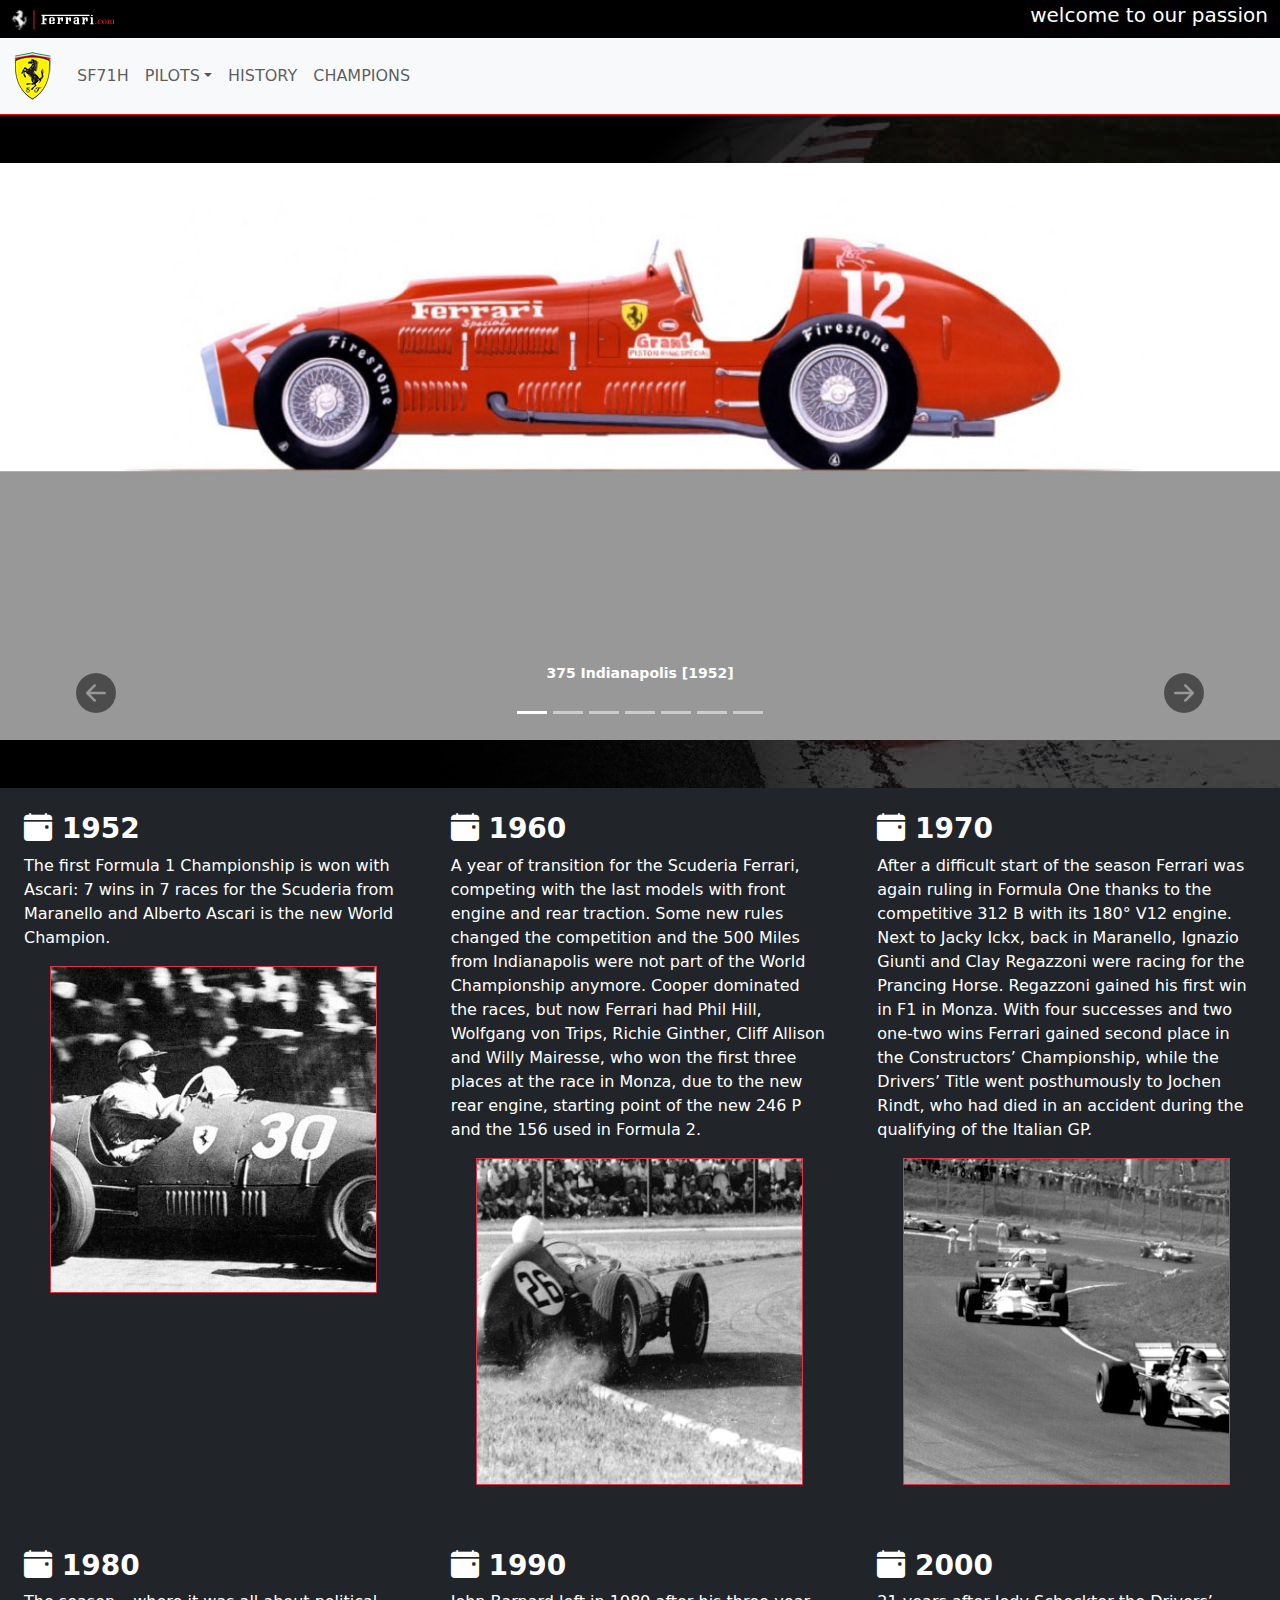
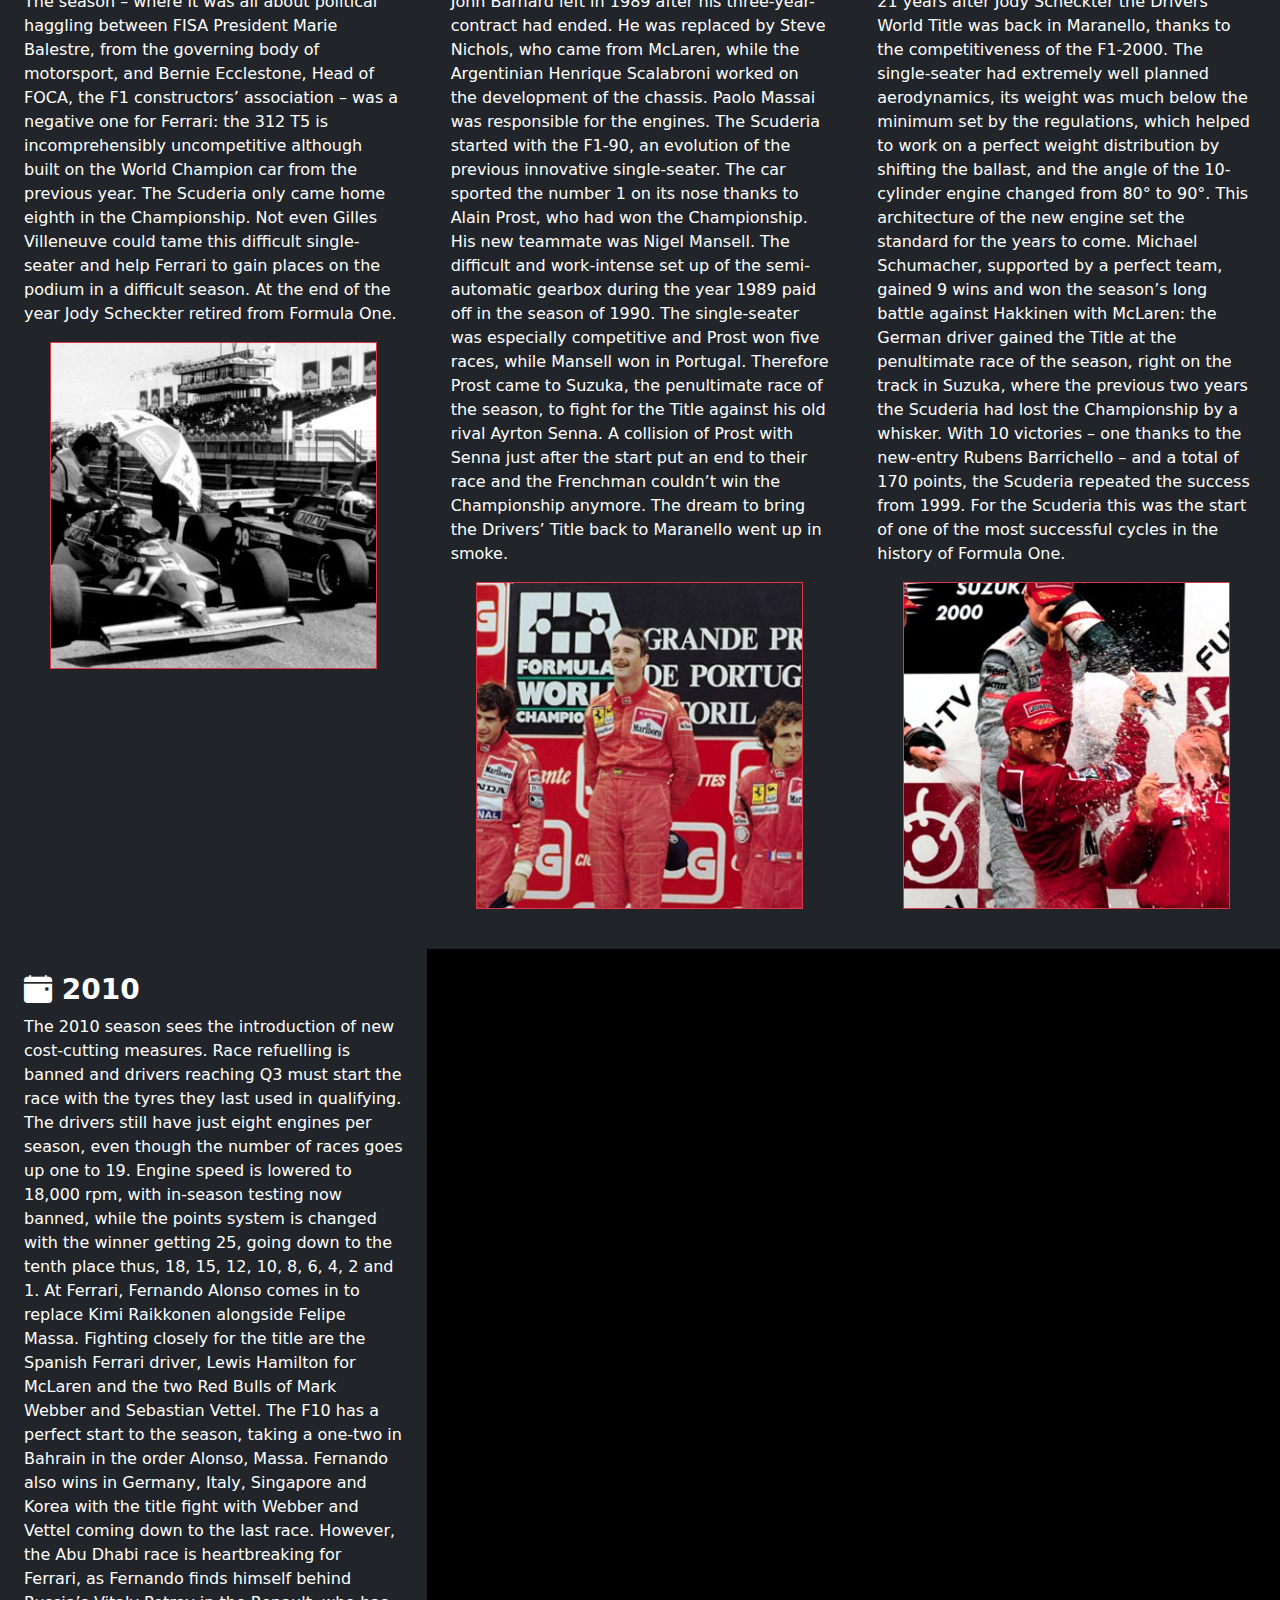
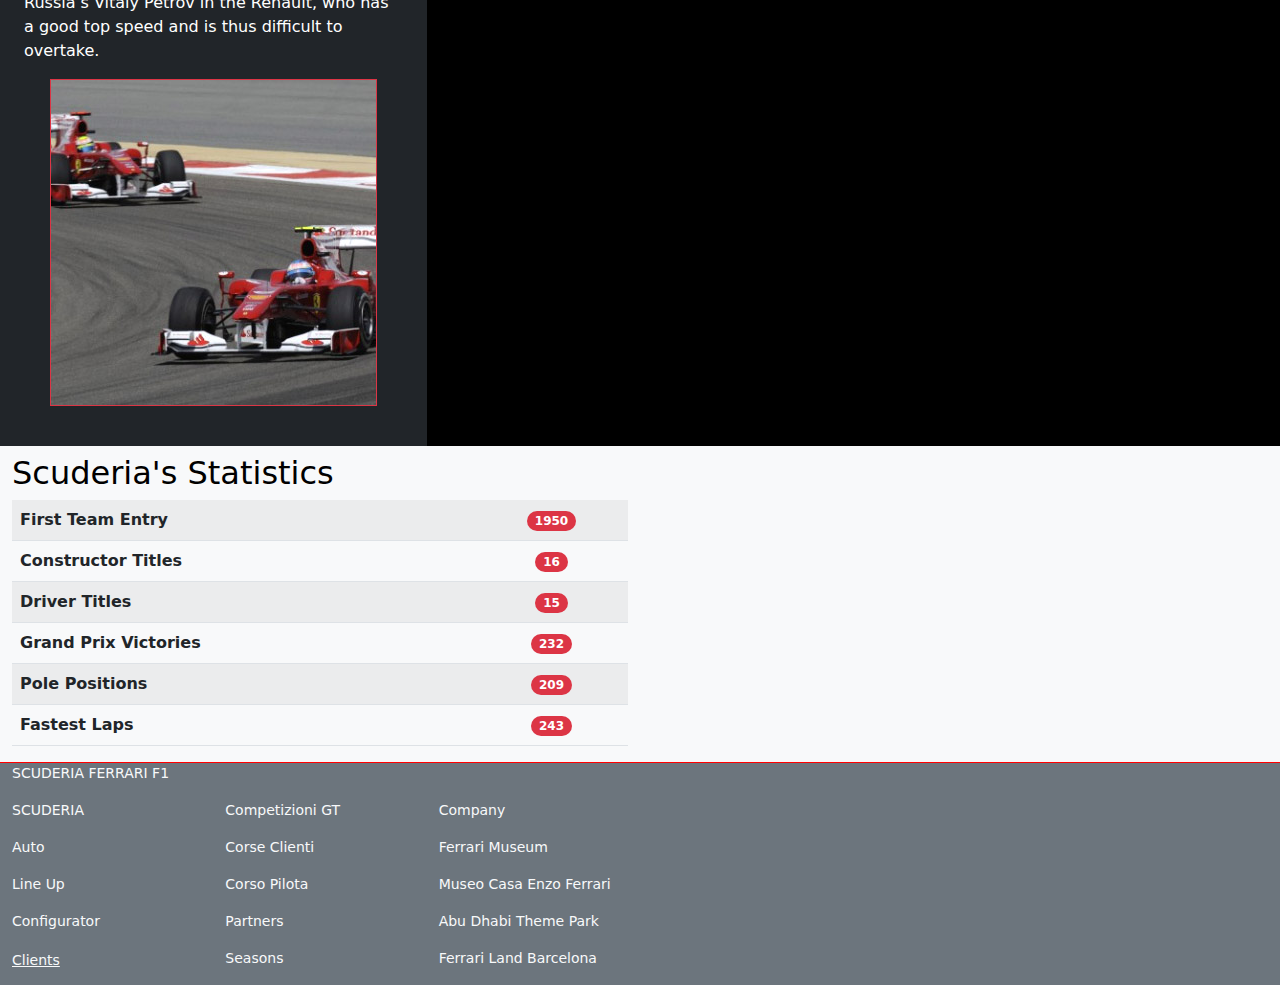
<file: exercicio_ferrari/history.html>
<!DOCTYPE html>
<html lang="en">
<head>
    <meta charset="UTF-8">
    <meta content="xxxxxxx" name="author">
    <meta content="xxxxxxxxxxx" name="keywords">
    <meta content="xxxxxxxxxxxxxx" name="description">

    <meta name="viewport" content="width=device-width, initial-scale=1">

    <!-- BOOTSTRAP CSS -->
    <link href="css/bootstrap.css" rel="stylesheet">

    <!-- INTEGRAÇÃO DOS ÍCONES-->
    <link rel="stylesheet" href="https://cdn.jsdelivr.net/npm/bootstrap-icons@1.10.5/font/bootstrap-icons.css">

    <!-- estilos próprios -->
    <link href="css/os_meus_estilos.css" rel="stylesheet">


    <title>History</title>

</head>
<body>

<!-- ####################################################################### -->
<header class="container-fluid">
    <section class="row justify-content-between">
        <article class="col-sm-auto">
            <a href="http://www.ferrari.com"><img src="imgs/logo_ferraricom.png"></a>
        </article>
        <article class="col-sm-auto">
            <p class="text-white lead retira_marg_inf">welcome to our passion</p>
        </article>
    </section>
</header>
<!-- ####################################################################### -->
<nav class="navbar navbar-expand-sm bg-light sticky-top">
    <div class="container-fluid">

        <a class="navbar-brand" href="index.html"><img src="imgs/logo-2018_small.png"></a>

        <button class="navbar-toggler" data-bs-toggle="collapse" data-bs-target="#navbarNav2">
            <span class="navbar-toggler-icon"></span>
        </button>

        <div class="collapse navbar-collapse" id="navbarNav2">
            <ul class="navbar-nav">
                <li class="nav-item">
                    <a class="nav-link" href="car2018.html">SF71H</a>
                </li>
                <li class="nav-item dropdown">
                    <a class="nav-link dropdown-toggle" href="#" id="navbarDropdownMenuLink" data-bs-toggle="dropdown">PILOTS</a>
                    <ul class="dropdown-menu" aria-labelledby="navbarDropdownMenuLink">
                        <li><a class="dropdown-item" href="vettel.html">Sebastian Vettel</a></li>
                        <li><a class="dropdown-item" href="kimi.html">Kimi Räikkönen</a></li>
                    </ul>
                </li>
                <li class="nav-item">
                    <a class="nav-link" href="history.html">HISTORY</a>
                </li>
                <li class="nav-item">
                    <a class="nav-link" href="champions.html">CHAMPIONS</a>
                </li>
            </ul>
        </div>

    </div>
</nav>
<!-- ################################################################################################# -->

<main class="container-fluid">
    <section class="row justify-content-center">
        <article class="col-12 my-5 px-0">


            <div id="demo" class="carousel slide" data-bs-ride="carousel">

                <!--INDICADORES-->
                <div class="carousel-indicators">
                    <button type="button" data-bs-target="#demo" data-bs-slide-to="0" class="active"></button>
                    <button type="button" data-bs-target="#demo" data-bs-slide-to="1"></button>
                    <button type="button" data-bs-target="#demo" data-bs-slide-to="2"></button>
                    <button type="button" data-bs-target="#demo" data-bs-slide-to="3"></button>
                    <button type="button" data-bs-target="#demo" data-bs-slide-to="4"></button>
                    <button type="button" data-bs-target="#demo" data-bs-slide-to="5"></button>
                    <button type="button" data-bs-target="#demo" data-bs-slide-to="6"></button>
                </div>

                <!--CONTEÚDO-->
                <div class="carousel-inner">

                    <div class="carousel-item active">
                        <img src="imgs/1952_375_Indianapolis_history_cars.jpg" class="d-block w-100">
                        <!--CAPTION-->
                        <div class="carousel-caption">
                            <p class="text-white small fw-bold">375 Indianapolis [1952]</p>
                        </div>
                    </div>
                    <div class="carousel-item">
                        <img src="imgs/1960_246_P_F1_history_cars.jpg" class="d-block w-100">
                        <!--CAPTION-->
                        <div class="carousel-caption">
                            <p class="text-white small fw-bold">246 P F1 [1960]</p>
                        </div>
                    </div>
                    <div class="carousel-item">
                        <img src="imgs/1970_312_B_history_cars.jpg" class="d-block w-100">
                        <!--CAPTION-->
                        <div class="carousel-caption">
                            <p class="text-white small fw-bold">312 B [1970]</p>
                        </div>
                    </div>
                    <div class="carousel-item">
                        <img src="imgs/1980_312_T5_history_cars.jpg" class="d-block w-100">
                        <!--CAPTION-->
                        <div class="carousel-caption">
                            <p class="text-white small fw-bold">312 T5 [1980]</p>
                        </div>
                    </div>
                    <div class="carousel-item">
                        <img src="imgs/1990_F1_90_history_cars.jpg" class="d-block w-100">
                        <!--CAPTION-->
                        <div class="carousel-caption">
                            <p class="text-white small fw-bold">F1 90 [1990]</p>
                        </div>
                    </div>
                    <div class="carousel-item">
                        <img src="imgs/2000_F1_2000_history_cars.jpg" class="d-block w-100">
                        <!--CAPTION-->
                        <div class="carousel-caption">
                            <p class="text-white small fw-bold">F1 2000 [2000]</p>
                        </div>
                    </div>
                    <div class="carousel-item">
                        <img src="imgs/2010_F10_history_cars.jpg" class="d-block w-100">
                        <!--CAPTION-->
                        <div class="carousel-caption">
                            <p class="text-white small fw-bold">F10 [2010]</p>
                        </div>
                    </div>

                </div>

                <!--CONTROLADORES-->
                <button class="carousel-control-prev" type="button" data-bs-target="#demo" data-bs-slide="prev">
                    <span class="align-self-end pb-3">
                        <i class="bi bi-arrow-left-circle-fill fs-1 text-black"></i>
                    </span>
                </button>
                <button class="carousel-control-next" type="button" data-bs-target="#demo" data-bs-slide="next">
                    <span class="align-self-end pb-3">
                        <i class="bi bi-arrow-right-circle-fill fs-1 text-black"></i>
                    </span>
                </button>

            </div>

        </article>
    </section>

    <!-- ################################################################################################# -->

    <section class="row">

        <article class="col-sm-6 col-lg-4 text-white bg-dark p-4">
            <h3  class="fw-bold">
                <i class="bi bi-calendar-event-fill"></i> 1952
            </h3>
            <p class="fw-light">The first Formula 1 Championship is won with Ascari: 7 wins in 7 races for the Scuderia from Maranello and Alberto Ascari is the new World Champion.</p>
            <figure class="text-center">
                <img src="imgs/1952_history_squares.jpg" class="border border-danger img-fluid">
            </figure>
        </article>

        <article class="col-sm-6 col-lg-4 text-white bg-dark p-4">
            <h3  class="fw-bold">
                <i class="bi bi-calendar-event-fill"></i> 1960
            </h3>
            <p class="fw-light">A year of transition for the Scuderia Ferrari, competing with the last models with front engine and rear traction. Some new rules changed the competition and the 500 Miles from Indianapolis were not part of the World Championship anymore. Cooper dominated the races, but now Ferrari had Phil Hill, Wolfgang von Trips, Richie Ginther, Cliff Allison and Willy Mairesse, who won the first three places at the race in Monza, due to the new rear engine, starting point of the new 246 P and the 156 used in Formula 2.</p>
            <figure class="text-center">
                <img src="imgs/1960_history_squares.jpg" class="border border-danger img-fluid">
            </figure>
        </article>

        <article class="col-sm-6 col-lg-4 text-white bg-dark p-4">
            <h3  class="fw-bold">
                <i class="bi bi-calendar-event-fill"></i> 1970
            </h3>
            <p class="fw-light">After a difficult start of the season Ferrari was again ruling in Formula One thanks to the competitive 312 B with its 180° V12 engine. Next to Jacky Ickx, back in Maranello, Ignazio Giunti and Clay Regazzoni were racing for the Prancing Horse. Regazzoni gained his first win in F1 in Monza. With four successes and two one-two wins Ferrari gained second place in the Constructors’ Championship, while the Drivers’ Title went posthumously to Jochen Rindt, who had died in an accident during the qualifying of the Italian GP.</p>
            <figure class="text-center">
                <img src="imgs/1970_history_squares.jpg" class="border border-danger img-fluid">
            </figure>
        </article>

        <article class="col-sm-6 col-lg-4 text-white bg-dark p-4">
            <h3  class="fw-bold">
                <i class="bi bi-calendar-event-fill"></i> 1980
            </h3>
            <p class="fw-light">The season – where it was all about political haggling between FISA President Marie Balestre, from the governing body of motorsport, and Bernie Ecclestone, Head of FOCA, the F1 constructors’ association – was a negative one for Ferrari: the 312 T5 is incomprehensibly uncompetitive although built on the World Champion car from the previous year. The Scuderia only came home eighth in the Championship. Not even Gilles Villeneuve could tame this difficult single-seater and help Ferrari to gain places on the podium in a difficult season. At the end of the year Jody Scheckter retired from Formula One.</p>
            <figure class="text-center">
                <img src="imgs/1980_history_squares.jpg" class="border border-danger img-fluid">
            </figure>
        </article>

        <article class="col-sm-6 col-lg-4 text-white bg-dark p-4">
            <h3  class="fw-bold">
                <i class="bi bi-calendar-event-fill"></i> 1990
            </h3>
            <p class="fw-light">John Barnard left in 1989 after his three-year-contract had ended. He was replaced by Steve Nichols, who came from McLaren, while the Argentinian Henrique Scalabroni worked on the development of the chassis. Paolo Massai was responsible for the engines. The Scuderia started with the F1-90, an evolution of the previous innovative single-seater. The car sported the number 1 on its nose thanks to Alain Prost, who had won the Championship. His new teammate was Nigel Mansell. The difficult and work-intense set up of the semi-automatic gearbox during the year 1989 paid off in the season of 1990. The single-seater was especially competitive and Prost won five races, while Mansell won in Portugal. Therefore Prost came to Suzuka, the penultimate race of the season, to fight for the Title against his old rival Ayrton Senna. A collision of Prost with Senna just after the start put an end to their race and the Frenchman couldn’t win the Championship anymore. The dream to bring the Drivers’ Title back to Maranello went up in smoke.</p>
            <figure class="text-center">
                <img src="imgs/1990_history_squares.jpg" class="border border-danger img-fluid">
            </figure>
        </article>

        <article class="col-sm-6 col-lg-4 text-white bg-dark p-4">
            <h3  class="fw-bold">
                <i class="bi bi-calendar-event-fill"></i> 2000
            </h3>
            <p class="fw-light">21 years after Jody Scheckter the Drivers’ World Title was back in Maranello, thanks to the competitiveness of the F1-2000. The single-seater had extremely well planned aerodynamics, its weight was much below the minimum set by the regulations, which helped to work on a perfect weight distribution by shifting the ballast, and the angle of the 10-cylinder engine changed from 80° to 90°. This architecture of the new engine set the standard for the years to come. Michael Schumacher, supported by a perfect team, gained 9 wins and won the season’s long battle against Hakkinen with McLaren: the German driver gained the Title at the penultimate race of the season, right on the track in Suzuka, where the previous two years the Scuderia had lost the Championship by a whisker. With 10 victories – one thanks to the new-entry Rubens Barrichello – and a total of 170 points, the Scuderia repeated the success from 1999. For the Scuderia this was the start of one of the most successful cycles in the history of Formula One.</p>
            <figure class="text-center">
                <img src="imgs/2000_history_squares.jpg" class="border border-danger img-fluid">
            </figure>
        </article>

        <article class="col-sm-6 col-lg-4 text-white bg-dark p-4">
            <h3  class="fw-bold">
                <i class="bi bi-calendar-event-fill"></i> 2010
            </h3>
            <p class="fw-light">The 2010 season sees the introduction of new cost-cutting measures. Race refuelling is banned and drivers reaching Q3 must start the race with the tyres they last used in qualifying. The drivers still have just eight engines per season, even though the number of races goes up one to 19. Engine speed is lowered to 18,000 rpm, with in-season testing now banned, while the points system is changed with the winner getting 25, going down to the tenth place thus, 18, 15, 12, 10, 8, 6, 4, 2 and 1. At Ferrari, Fernando Alonso comes in to replace Kimi Raikkonen alongside Felipe Massa. Fighting closely for the title are the Spanish Ferrari driver, Lewis Hamilton for McLaren and the two Red Bulls of Mark Webber and Sebastian Vettel. The F10 has a perfect start to the season, taking a one-two in Bahrain in the order Alonso, Massa. Fernando also wins in Germany, Italy, Singapore and Korea with the title fight with Webber and Vettel coming down to the last race. However, the Abu Dhabi race is heartbreaking for Ferrari, as Fernando finds himself behind Russia’s Vitaly Petrov in the Renault, who has a good top speed and is thus difficult to overtake.</p>
            <figure class="text-center">
                <img src="imgs/2010_history_squares.jpg" class="border border-danger img-fluid">
            </figure>
        </article>

    </section>
    <!-- ################################################################################################# -->

    <section class="row bg-light">

        <article class="col-12">
            <h2 class="text-black fw-light mt-2">Scuderia's Statistics</h2>
        </article>

        <article class="col-sm-12 col-md-10 col-lg-8 col-xl-6">
            <table class="table table-striped table-hover">
                <tr>
                    <th>First Team Entry</th>
                    <td class="text-center"><span class="badge bg-danger rounded-pill">1950</span></td>
                </tr>
                <tr>
                    <th>Constructor Titles</th>
                    <td class="text-center"><span class="badge bg-danger rounded-pill">16</span></td>
                </tr>
                <tr>
                    <th>Driver Titles</th>
                    <td class="text-center"><span class="badge bg-danger rounded-pill">15</span></td>
                </tr>
                <tr>
                    <th>Grand Prix Victories</th>
                    <td class="text-center"><span class="badge bg-danger rounded-pill">232</span></td>
                </tr>
                <tr>
                    <th>Pole Positions</th>
                    <td class="text-center"><span class="badge bg-danger rounded-pill">209</span></td>
                </tr>
                <tr>
                    <th>Fastest Laps</th>
                    <td class="text-center"><span class="badge bg-danger rounded-pill">243</span></td>
                </tr>
            </table>
        </article>

    </section>




    <!-- ################################################################################################# -->

    <footer class="row bg-secondary">
        <article class="col-12">
            <p class="text-light small">SCUDERIA FERRARI F1</p>
        </article>
        <article class="col-sm-4 col-lg-2">
            <p class="text-light small">SCUDERIA</p>
            <p class="text-light small">Auto</p>
            <p class="text-light small">Line Up</p>
            <p class="text-light small">Configurator</p>
            <a href="clients.html" class="text-light small">Clients</a>
        </article>
        <article class="col-sm-4 col-lg-2">
            <p class="text-light small">Competizioni GT</p>
            <p class="text-light small">Corse Clienti</p>
            <p class="text-light small">Corso Pilota</p>
            <p class="text-light small">Partners</p>
            <p class="text-light small">Seasons</p>
        </article>
        <article class="col-sm-4 col-lg-2">
            <p class="text-light small">Company</p>
            <p class="text-light small">Ferrari Museum</p>
            <p class="text-light small">Museo Casa Enzo Ferrari</p>
            <p class="text-light small">Abu Dhabi Theme Park</p>
            <p class="text-light small">Ferrari Land Barcelona</p>
        </article>
    </footer>

    <!-- ################################################################################################# -->

</main>

<!--      FICHEIROS JAVASCRIPT-->
<script src="https://cdn.jsdelivr.net/npm/@popperjs/core@2.11.7/dist/umd/popper.min.js"></script>
<script src="js/bootstrap.js"></script>
</body>

</html>
</file>
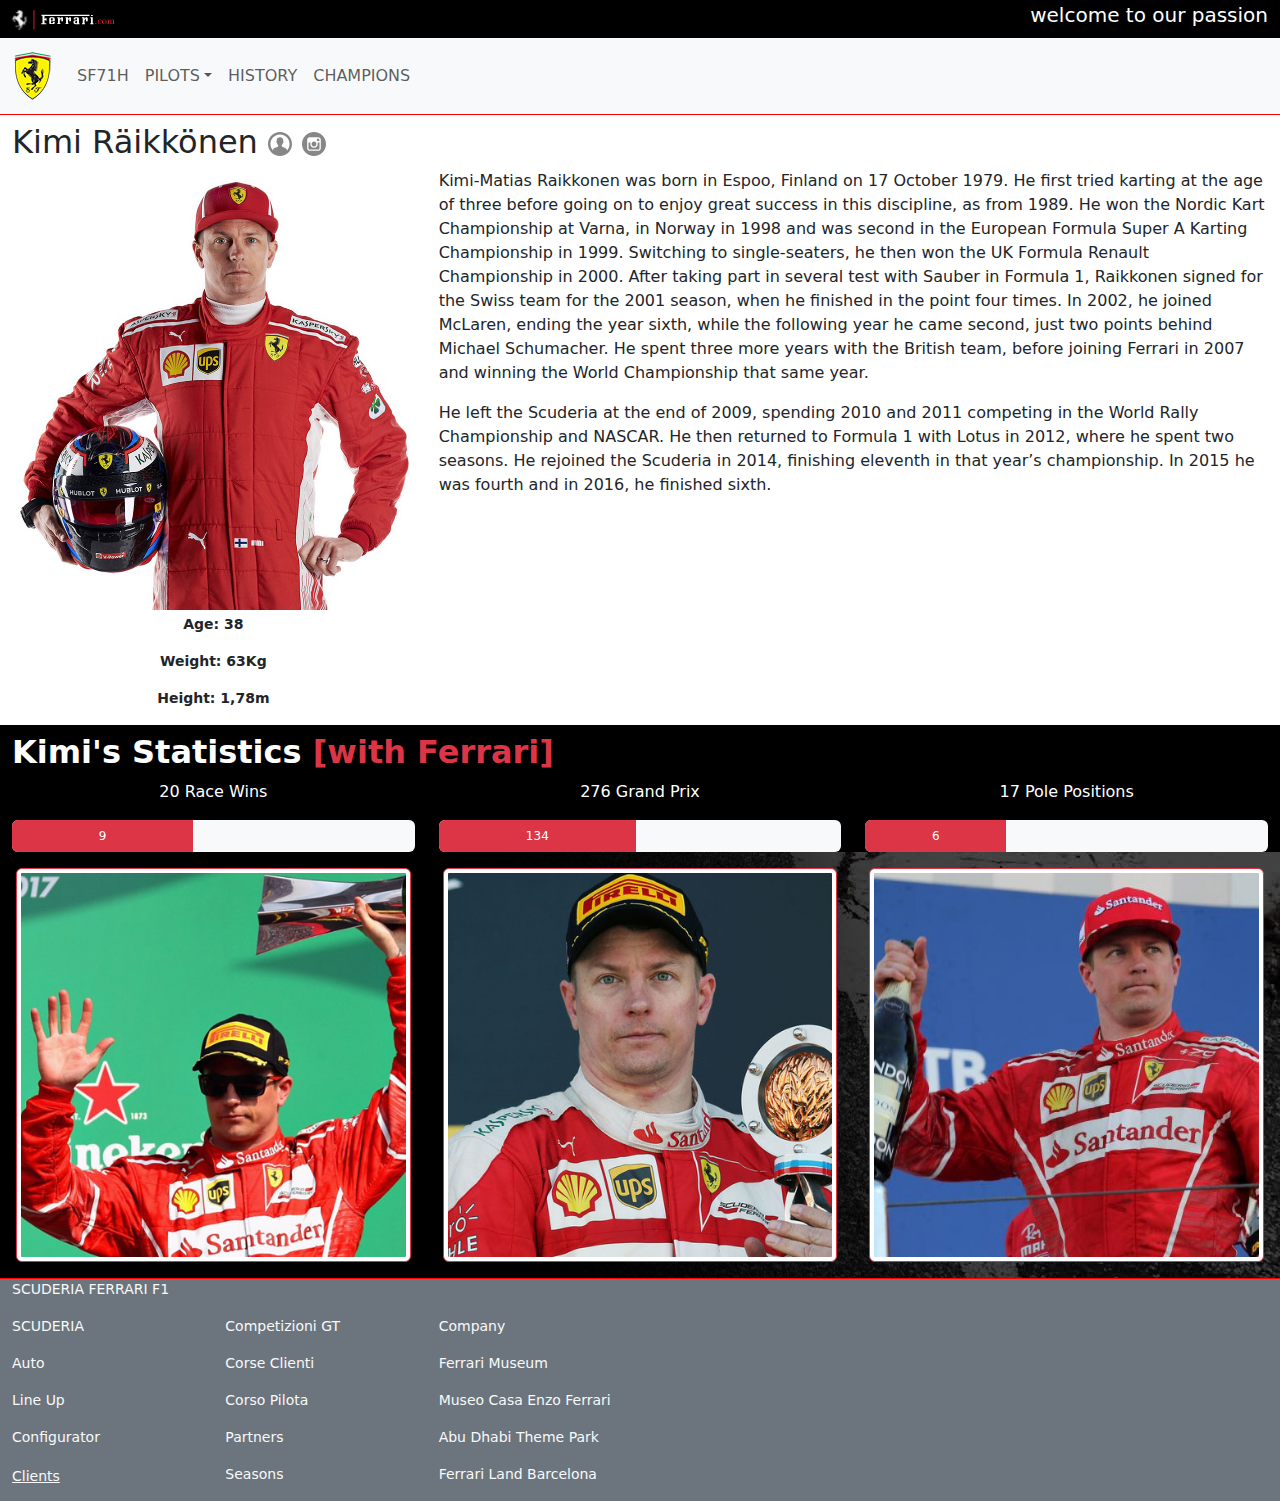
<file: exercicio_ferrari/kimi.html>
<!DOCTYPE html>
<html lang="en">
<head>
    <meta charset="UTF-8">
    <meta content="xxxxxxx" name="author">
    <meta content="xxxxxxxxxxx" name="keywords">
    <meta content="xxxxxxxxxxxxxx" name="description">

    <meta name="viewport" content="width=device-width, initial-scale=1">

    <!-- BOOTSTRAP CSS -->
    <link href="css/bootstrap.css" rel="stylesheet">

    <!-- LIGAÇÃO AOS FICHEIROS DE ESTILOS PRÓPRIOS -->
    <link href="css/os_meus_estilos.css" rel="stylesheet">
	
    <title>Kimi Räikkönen</title>
</head>
<body>

<!-- ####################################################################### -->

<header class="container-fluid">

    <section class="row justify-content-between">
        <article class="col-sm-auto">
            <a href="http://www.ferrari.com"><img src="imgs/logo_ferraricom.png"></a>
        </article>
        <article class="col-sm-auto">
            <p class="text-white lead retira_marg_inf">welcome to our passion</p>
        </article>
    </section>

</header>

<!-- ####################################################################### -->

<nav class="navbar navbar-expand-sm bg-light sticky-top">
    <div class="container-fluid">

        <a class="navbar-brand" href="index.html"><img src="imgs/logo-2018_small.png"></a>

        <button class="navbar-toggler" data-bs-toggle="collapse" data-bs-target="#navbarNav2">
            <span class="navbar-toggler-icon"></span>
        </button>

        <div class="collapse navbar-collapse" id="navbarNav2">
            <ul class="navbar-nav">
                <li class="nav-item">
                    <a class="nav-link" href="car2018.html">SF71H</a>
                </li>
                <li class="nav-item dropdown">
                    <a class="nav-link dropdown-toggle" href="#" id="navbarDropdownMenuLink" data-bs-toggle="dropdown">PILOTS</a>
                    <ul class="dropdown-menu" aria-labelledby="navbarDropdownMenuLink">
                        <li><a class="dropdown-item" href="vettel.html">Sebastian Vettel</a></li>
                        <li><a class="dropdown-item disabled" href="kimi.html">Kimi Räikkönen</a></li>
                    </ul>
                </li>
                <li class="nav-item">
                    <a class="nav-link" href="history.html">HISTORY</a>
                </li>
                <li class="nav-item">
                    <a class="nav-link" href="champions.html">CHAMPIONS</a>
                </li>
            </ul>
        </div>

    </div>
</nav>


<!-- ################################################################################################# -->








<main class="container-fluid">

    <!-- ################################################################################################# -->

    <section class="row bg-white">

        <article class="col-12">
            <h2 class="text-dark fw-light da_margem_superior">
                Kimi Räikkönen
                <a href="https://www.kimiraikkonen.com/"><img class="icons_pilots" src="imgs/user-avatar-main-picture.svg"></a>
                <a href="https://www.instagram.com/kimimatiasraikkonen/"><img class="icons_pilots" src="imgs/instagram-symbol.svg"></a>
            </h2>
        </article>

        <article class="col-sm-6 col-lg-4">
            <img src="imgs/kimi_profile.jpg" class="img-fluid">
            <p class="text-dark small fw-bold text-center pt-1">Age: 38</p>
            <p class="text-dark small fw-bold text-center">Weight: 63Kg</p>
            <p class="text-dark small fw-bold text-center">Height: 1,78m</p>
        </article>

        <article class="col-sm-6 col-lg-8">
            <p class="text-dark">Kimi-Matias Raikkonen was born in Espoo, Finland on 17 October 1979. He first tried karting at the age of three before going on to enjoy great success in this discipline, as from 1989. He won the Nordic Kart Championship at Varna, in Norway in 1998 and was second in the European Formula Super A Karting Championship in 1999. Switching to single-seaters, he then won the UK Formula Renault Championship in 2000. After taking part in several test with Sauber in Formula 1, Raikkonen signed for the Swiss team for the 2001 season, when he finished in the point four times. In 2002, he joined McLaren, ending the year sixth, while the following year he came second, just two points behind Michael Schumacher. He spent three more years with the British team, before joining Ferrari in 2007 and winning the World Championship that same year.</p>
            <p class="text-dark">He left the Scuderia at the end of 2009, spending 2010 and 2011 competing in the World Rally Championship and NASCAR. He then returned to Formula 1 with Lotus in 2012, where he spent two seasons. He rejoined the Scuderia in 2014, finishing eleventh in that year’s championship. In 2015 he was fourth and in 2016, he finished sixth.</p>
        </article>

    </section>

    <!-- ################################################################################################# -->

    <section class="row bg-black">
        <article class="col-12">
            <h2 class="text-white fw-bolder da_margem_superior">Kimi's Statistics <span class="text-danger">[with Ferrari]</span></h2>
        </article>

        <article class="col-sm pt-5 pt-sm-0">
            <p class="text-white text-center">20 Race Wins</p>
            <div class="progress bg-light alturabarra" >
                <div class="progress-bar text-white bg-danger valor45">9</div>
            </div>
        </article>

        <article class="col-sm pt-5 pt-sm-0">
            <p class="text-white text-center">276 Grand Prix</p>
            <div class="progress bg-light alturabarra">
                <div class="progress-bar text-white bg-danger valor49">134</div>
            </div>
        </article>

        <article class="col-sm pt-5 pt-sm-0">
            <p class="text-white text-center">17 Pole Positions</p>
            <div class="progress bg-light alturabarra" >
                <div class="progress-bar text-white bg-danger valor35">6</div>
            </div>
        </article>

    </section>

    <!-- ################################################################################################# -->

    <section class="row">

        <article class="col-sm p-3">
            <img src="imgs/kimi_1.jpg" class="img-fluid border border-danger img-thumbnail">
        </article>

        <article class="col-sm p-3">
            <img src="imgs/kimi_2.jpg" class="img-fluid border border-danger img-thumbnail" alt="as">
        </article>

        <article class="col-sm p-3">
            <img src="imgs/kimi_3.jpg" class="img-fluid border border-danger img-thumbnail">
        </article>

    </section>

    <!-- ################################################################################################# -->

    <footer class="row bg-secondary">
        <article class="col-12">
            <p class="text-light small">SCUDERIA FERRARI F1</p>
        </article>
        <article class="col-sm-4 col-lg-2">
            <p class="text-light small">SCUDERIA</p>
            <p class="text-light small">Auto</p>
            <p class="text-light small">Line Up</p>
            <p class="text-light small">Configurator</p>
            <a href="clients.html" class="text-light small">Clients</a>
        </article>
        <article class="col-sm-4 col-lg-2">
            <p class="text-light small">Competizioni GT</p>
            <p class="text-light small">Corse Clienti</p>
            <p class="text-light small">Corso Pilota</p>
            <p class="text-light small">Partners</p>
            <p class="text-light small">Seasons</p>
        </article>
        <article class="col-sm-4 col-lg-2">
            <p class="text-light small">Company</p>
            <p class="text-light small">Ferrari Museum</p>
            <p class="text-light small">Museo Casa Enzo Ferrari</p>
            <p class="text-light small">Abu Dhabi Theme Park</p>
            <p class="text-light small">Ferrari Land Barcelona</p>
        </article>
    </footer>

    <!-- ################################################################################################# -->

</main>
<!--      FICHEIROS JAVASCRIPT-->
<script src="https://cdn.jsdelivr.net/npm/@popperjs/core@2.11.7/dist/umd/popper.min.js"></script>
<script src="js/bootstrap.js"></script>
</body>

</html>
</file>
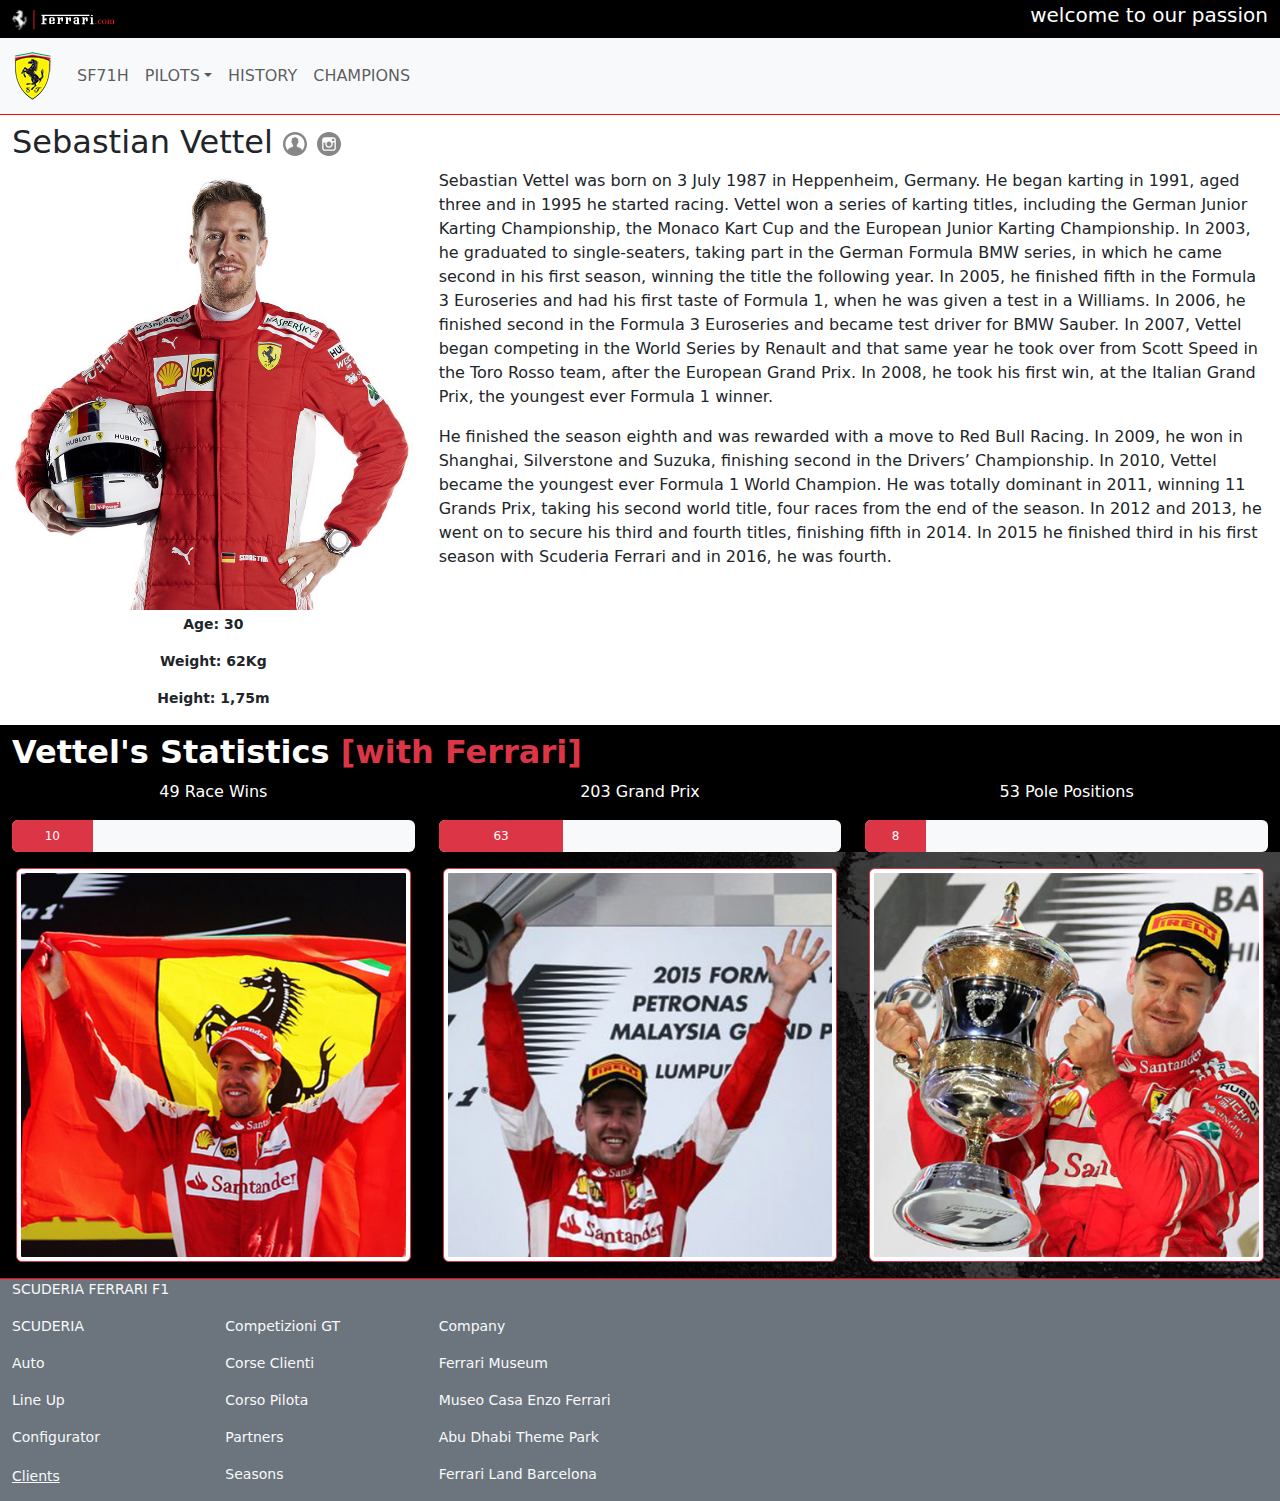
<file: exercicio_ferrari/vettel.html>
<!DOCTYPE html>
<html lang="en">
<head>
    <meta charset="UTF-8">
    <meta content="xxxxxxx" name="author">
    <meta content="xxxxxxxxxxx" name="keywords">
    <meta content="xxxxxxxxxxxxxx" name="description">

    <meta name="viewport" content="width=device-width, initial-scale=1">

    <!-- BOOTSTRAP CSS -->
    <link href="css/bootstrap.css" rel="stylesheet">

    <!-- LIGAÇÃO AOS FICHEIROS DE ESTILOS PRÓPRIOS -->
    <link href="css/os_meus_estilos.css" rel="stylesheet">

    <title>Sebastian Vettel</title>
</head>
<body>

<!-- ####################################################################### -->

<header class="container-fluid">

    <section class="row justify-content-between">
        <article class="col-sm-auto">
            <a href="http://www.ferrari.com"><img src="imgs/logo_ferraricom.png"></a>
        </article>
        <article class="col-sm-auto">
            <p class="text-white lead retira_marg_inf">welcome to our passion</p>
        </article>
    </section>

</header>

<!-- ####################################################################### -->

<nav class="navbar navbar-expand-sm bg-light sticky-top">
    <div class="container-fluid">

        <a class="navbar-brand" href="index.html"><img src="imgs/logo-2018_small.png"></a>

        <button class="navbar-toggler" data-bs-toggle="collapse" data-bs-target="#navbarNav2">
            <span class="navbar-toggler-icon"></span>
        </button>

        <div class="collapse navbar-collapse" id="navbarNav2">
            <ul class="navbar-nav">
                <li class="nav-item">
                    <a class="nav-link" href="car2018.html">SF71H</a>
                </li>
                <li class="nav-item dropdown">
                    <a class="nav-link dropdown-toggle" href="#" id="navbarDropdownMenuLink" data-bs-toggle="dropdown">PILOTS</a>
                    <ul class="dropdown-menu" aria-labelledby="navbarDropdownMenuLink">
                        <li><a class="dropdown-item disabled" href="vettel.html">Sebastian Vettel</a></li>
                        <li><a class="dropdown-item" href="kimi.html">Kimi Räikkönen</a></li>
                    </ul>
                </li>
                <li class="nav-item">
                    <a class="nav-link" href="history.html">HISTORY</a>
                </li>
                <li class="nav-item">
                    <a class="nav-link" href="champions.html">CHAMPIONS</a>
                </li>
            </ul>
        </div>

    </div>
</nav>


<!-- ################################################################################################# -->





<main class="container-fluid">

    <!-- ################################################################################################# -->

    <section class="row bg-white">

        <article class="col-12">
            <h2 class="text-dark fw-light da_margem_superior">
                Sebastian Vettel
                <a href="http://www.sebastianvettel.de/"><img class="icons_pilots" src="imgs/user-avatar-main-picture.svg"></a>
                <a href="https://www.instagram.com/_sebastianvettel_/"><img class="icons_pilots" src="imgs/instagram-symbol.svg"></a>
            </h2>
        </article>

        <article class="col-sm-6 col-lg-4">
            <img src="imgs/vettel_profile.jpg" class="img-fluid">
            <p class="text-dark small fw-bold text-center pt-1">Age: 30</p>
            <p class="text-dark small fw-bold text-center">Weight: 62Kg</p>
            <p class="text-dark small fw-bold text-center">Height: 1,75m</p>
        </article>

        <article class="col-sm-6 col-lg-8">
            <p class="text-dark">Sebastian Vettel was born on 3 July 1987 in Heppenheim, Germany. He began karting in 1991, aged three and in 1995 he started racing. Vettel won a series of karting titles, including the German Junior Karting Championship, the Monaco Kart Cup and the European Junior Karting Championship. In 2003, he graduated to single-seaters, taking part in the German Formula BMW series, in which he came second in his first season, winning the title the following year. In 2005, he finished fifth in the Formula 3 Euroseries and had his first taste of Formula 1, when he was given a test in a Williams. In 2006, he finished second in the Formula 3 Euroseries and became test driver for BMW Sauber. In 2007, Vettel began competing in the World Series by Renault and that same year he took over from Scott Speed in the Toro Rosso team, after the European Grand Prix. In 2008, he took his first win, at the Italian Grand Prix, the youngest ever Formula 1 winner.</p>
            <p class="text-dark">He finished the season eighth and was rewarded with a move to Red Bull Racing. In 2009, he won in Shanghai, Silverstone and Suzuka, finishing second in the Drivers’ Championship. In 2010, Vettel became the youngest ever Formula 1 World Champion. He was totally dominant in 2011, winning 11 Grands Prix, taking his second world title, four races from the end of the season. In 2012 and 2013, he went on to secure his third and fourth titles, finishing fifth in 2014. In 2015 he finished third in his first season with Scuderia Ferrari and in 2016, he was fourth.</p>
        </article>
    </section>

    <!-- ################################################################################################# -->

    <section class="row bg-black">

        <article class="col-12">
            <h2 class="text-white fw-bolder da_margem_superior">Vettel's Statistics <span class="text-danger">[with Ferrari]</span></h2>
        </article>

        <article class="col-sm-4 pt-5 pt-sm-0">
            <p class="text-white text-center">49 Race Wins</p>
            <div class="progress bg-light alturabarra">
                <div class="progress-bar text-white bg-danger valor20">10</div>
            </div>
        </article>

        <article class="col-sm-4 pt-5 pt-sm-0">
            <p class="text-white text-center">203 Grand Prix</p>
            <div class="progress bg-light alturabarra" >
                <div class="progress-bar text-white bg-danger valor31">63</div>
            </div>
        </article>

        <article class="col-sm-4 pt-5 pt-sm-0">
            <p class="text-white text-center">53 Pole Positions</p>
            <div class="progress bg-light alturabarra" >
                <div class="progress-bar text-white bg-danger valor15">8</div>
            </div>
        </article>

    </section>

    <!-- ################################################################################################# -->

    <section class="row">

        <article class="col-sm-4 p-3">
            <img src="imgs/vettel_1.jpg" class="img-fluid border border-danger img-thumbnail">
        </article>

        <article class="col-sm-4 p-3">
            <img src="imgs/vettel_2.jpg" class="img-fluid border border-danger img-thumbnail">
        </article>

        <article class="col-sm-4 p-3">
            <img src="imgs/vettel_3.jpg" class="img-fluid border border-danger img-thumbnail">
        </article>

    </section>

    <!-- ################################################################################################# -->

    <footer class="row bg-secondary">
        <article class="col-12">
            <p class="text-light small">SCUDERIA FERRARI F1</p>
        </article>
        <article class="col-sm-4 col-lg-2">
            <p class="text-light small">SCUDERIA</p>
            <p class="text-light small">Auto</p>
            <p class="text-light small">Line Up</p>
            <p class="text-light small">Configurator</p>
            <a href="clients.html" class="text-light small">Clients</a>
        </article>
        <article class="col-sm-4 col-lg-2">
            <p class="text-light small">Competizioni GT</p>
            <p class="text-light small">Corse Clienti</p>
            <p class="text-light small">Corso Pilota</p>
            <p class="text-light small">Partners</p>
            <p class="text-light small">Seasons</p>
        </article>
        <article class="col-sm-4 col-lg-2">
            <p class="text-light small">Company</p>
            <p class="text-light small">Ferrari Museum</p>
            <p class="text-light small">Museo Casa Enzo Ferrari</p>
            <p class="text-light small">Abu Dhabi Theme Park</p>
            <p class="text-light small">Ferrari Land Barcelona</p>
        </article>
    </footer>

    <!-- ################################################################################################# -->

</main>
<!--      FICHEIROS JAVASCRIPT-->
<script src="https://cdn.jsdelivr.net/npm/@popperjs/core@2.11.7/dist/umd/popper.min.js"></script>
<script src="js/bootstrap.js"></script>
</body>

</html>
</file>
<file: exercicio_ferrari/css/os_meus_estilos.css>
body {
                        background-color: black;
                        background-image: url("../imgs/fundo.jpg");
                        background-repeat: no-repeat;
                        background-position: top right;
}



.retira_marg_inf {
    margin-bottom: 0;
}
.retira_padding {
    padding-left: 0;
    padding-right: 0;
}
.retira_margin {
    margin-left: 0;
    margin-right: 0;
}

.da_margem_superior {
    margin-top: 0.5rem;
}
.da_padding {
    padding: 1rem;
}

nav {
                        border-bottom: 0.1rem solid red;
}




footer {
                        border-top: 0.1rem solid red;
    margin-top: 2rem;
}

footer article {
    margin-top: 1rem;
}





header {
                            background-color: black;
}


.alturabarra {
                            height: 2rem;
}



.valor20 {
                            width: 20%;
}
.valor31 {
                            width: 31%;
}
.valor15 {
                            width: 15%;
}

.icons_pilots {
                        width: 1.5rem;
                        height: 1.5rem;
}

.valor45 {
    width: 45%;
}
.valor49 {
    width: 49%;
}
.valor35 {
    width: 35%;
}





ul.carousel-indicators li {
    height: 1.6rem;
}

.corfundoblack {
    background-color: black;
}

input:focus, textarea:focus {
    background-color: #ffffcc !important;
}
</file>
